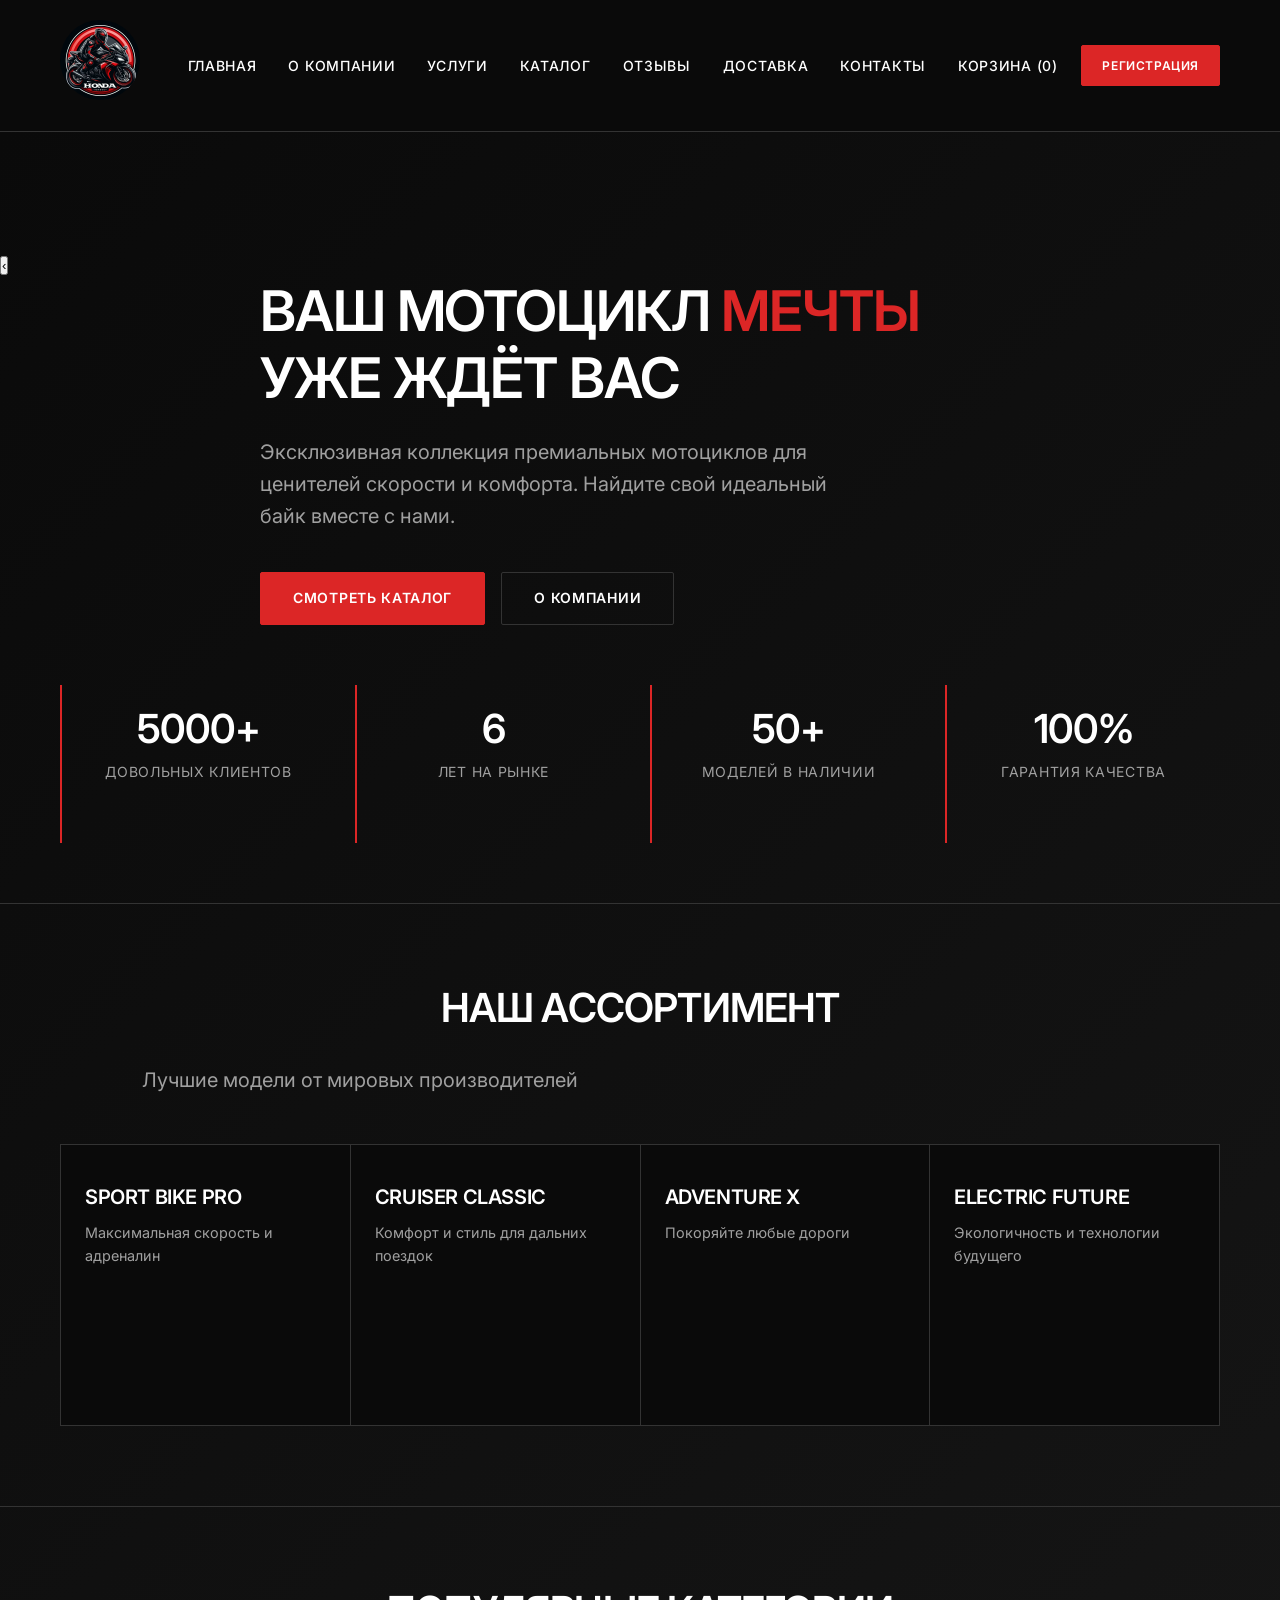
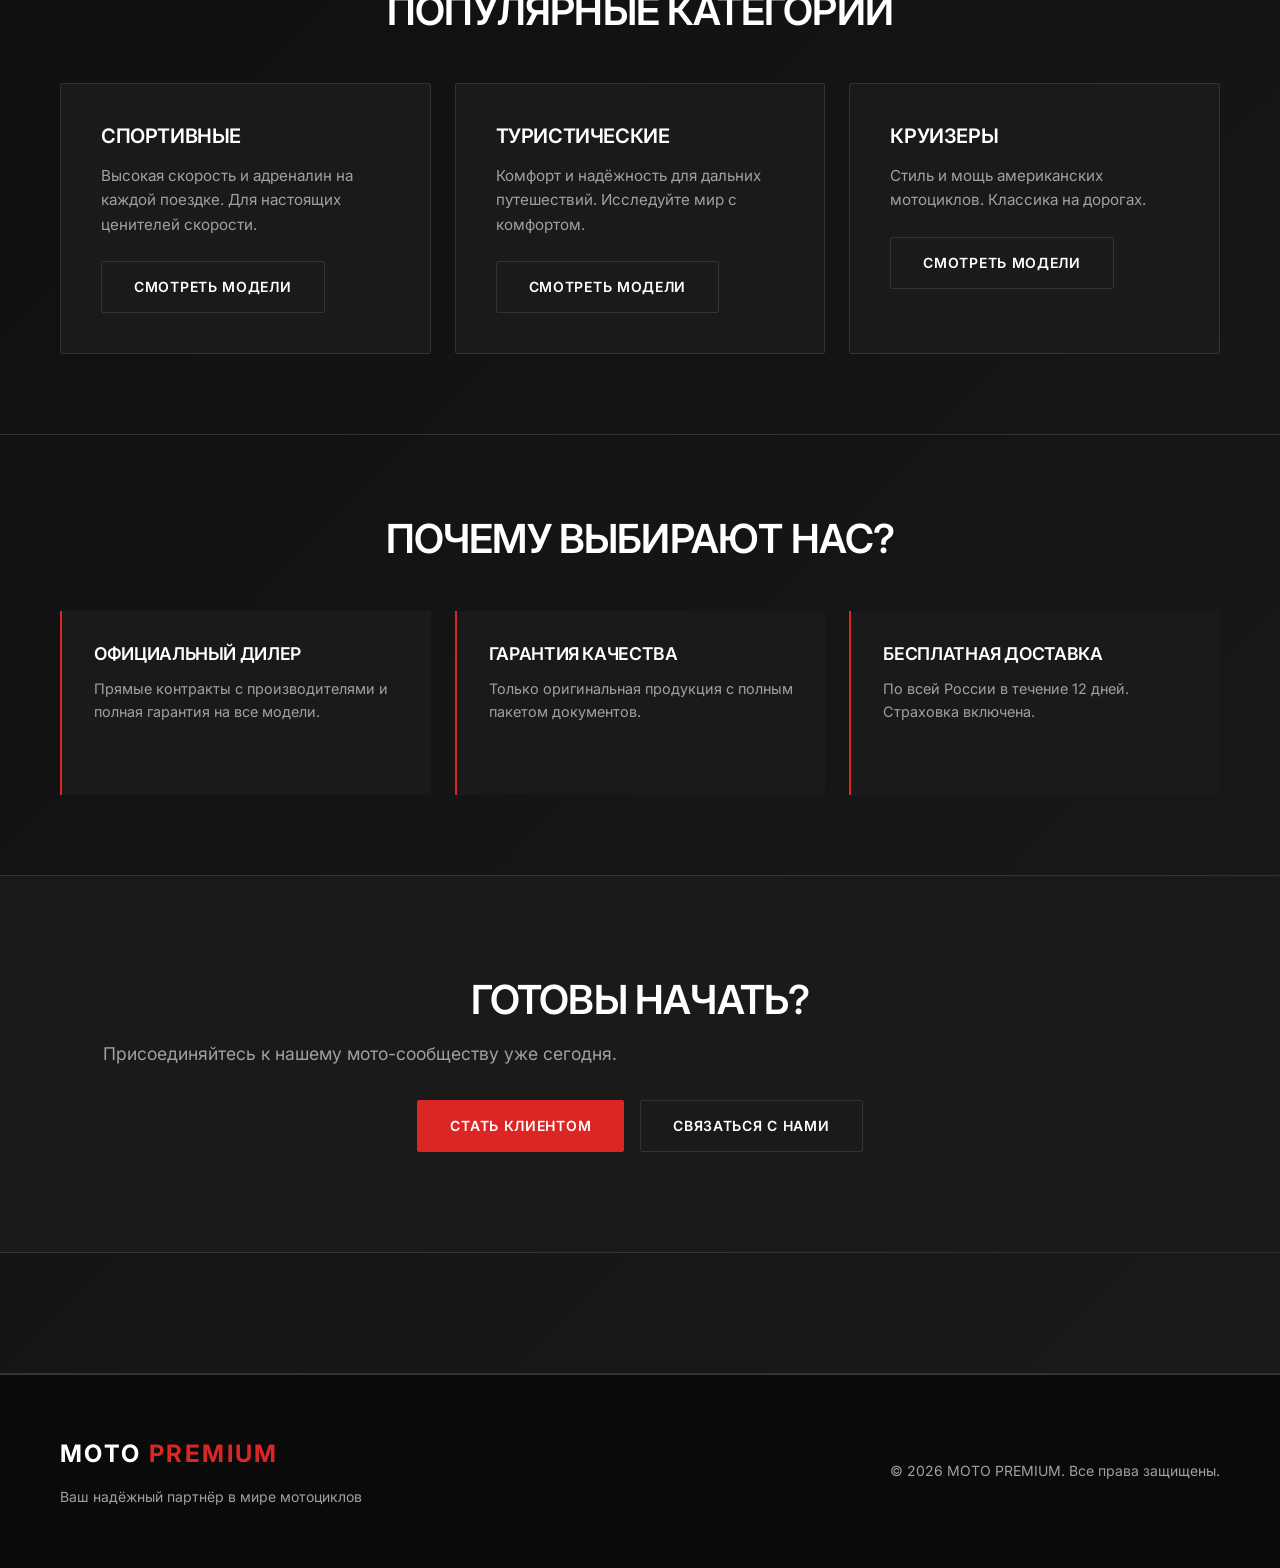
<file: index.html>
<!DOCTYPE html>
<html lang="ru">
<head>
    <meta charset="UTF-8">
    <meta name="viewport" content="width=device-width, initial-scale=1.0">
    <title>MOTO PREMIUM - Мотоциклы мечты</title>
    <link rel="stylesheet" href="style.css">
    <link rel="preconnect" href="https://fonts.googleapis.com">
    <link rel="preconnect" href="https://fonts.gstatic.com" crossorigin>
    <link href="https://fonts.googleapis.com/css2?family=Inter:wght@400;500;600;700&display=swap" rel="stylesheet">
</head>
<body>
    <header class="header">
        <div class="container header-inner">
           <div class="logo" style="max-width: 80px;">
                <img src= "images/logo-icon.jpg" style="width: 100%; height: auto;">
           </div>
               <a> 
            </a>
            <nav>
                <ul class="nav-list">
                    <li><a href="index.html">Главная</a></li>
                    <li><a href="about.html">О компании</a></li>
                    <li><a href="services.html">Услуги</a></li>
                    <li><a href="catalog.html">Каталог</a></li>
                    <li><a href="reviews.html">Отзывы</a></li>
                    <li><a href="delivery.html">Доставка</a></li>
                    <li><a href="contacts.html">Контакты</a></li>
                    <li><a href="cart.html" class="cart-link"><i class="fas fa-shopping-cart"></i><span class="cart-count" id="cartCount"></span></a></li>
                </ul>
            </nav>
           <div class="header-actions">
          
                <a href="register.html" class="btn btn-primary" style="padding: 10px 20px; font-size: 0.75rem;">Регистрация</a>
            </div>
        </div>
    </header>

    <main>
        <section class="hero">
            <section class="carousel-section">
    <div class="carousel-container">
        <button class="carousel-btn carousel-btn-prev" onclick="prevSlide()">‹</button>

            <div class="container hero-content">
                <h1>Ваш мотоцикл <span>мечты</span> уже ждёт вас</h1>
                <p>Эксклюзивная коллекция премиальных мотоциклов для ценителей скорости и комфорта. Найдите свой идеальный байк вместе с нами.</p>
                <div class="hero-actions">
                    <a href="catalog.html" class="btn btn-primary">Смотреть каталог</a>
                    <a href="about.html" class="btn btn-secondary">О компании</a>
                </div>
            </div>

        </section>

        <section class="stats">
            <div class="container">
                <div class="stats-grid">
                    <div class="stat-item">
                        <h3>5000+</h3>
                        <p>Довольных клиентов</p>
                    </div>
                    <div class="stat-item">
                        <h3>6</h3>
                        <p>Лет на рынке</p>
                    </div>
                    <div class="stat-item">
                        <h3>50+</h3>
                        <p>Моделей в наличии</p>
                    </div>
                    <div class="stat-item">
                        <h3>100%</h3>
                        <p>Гарантия качества</p>
                    </div>
                </div>
            </div>
        </section>

        <section class="models">
            <div class="container">
                <div class="section-header">
                    <h2>Наш ассортимент</h2>
                    <p>Лучшие модели от мировых производителей</p>
                </div>
                <div class="models-grid">
                    <div class="model-card">
                        <div>
                            <h3>Sport Bike Pro</h3>
                            <p>Максимальная скорость и адреналин</p>
                        </div>
                    </div>
                    <div class="model-card">
                        <div>
                            <h3>Cruiser Classic</h3>
                            <p>Комфорт и стиль для дальних поездок</p>
                        </div>
                    </div>
                    <div class="model-card">
                        <div>
                            <h3>Adventure X</h3>
                            <p>Покоряйте любые дороги</p>
                        </div>
                    </div>
                    <div class="model-card">
                        <div>
                            <h3>Electric Future</h3>
                            <p>Экологичность и технологии будущего</p>
                        </div>
                    </div>
                </div>
            </div>
        </section>

        <section class="categories">
            <div class="container">
                <div class="section-header">
                    <h2>Популярные категории</h2>
                </div>
                <div class="categories-grid">
                    <div class="category-card">
                        <h3>Спортивные</h3>
                        <p>Высокая скорость и адреналин на каждой поездке. Для настоящих ценителей скорости.</p>
                        <a href="catalog.html" class="btn btn-secondary">Смотреть модели</a>
                    </div>
                    <div class="category-card">
                        <h3>Туристические</h3>
                        <p>Комфорт и надёжность для дальних путешествий. Исследуйте мир с комфортом.</p>
                        <a href="catalog.html" class="btn btn-secondary">Смотреть модели</a>
                    </div>
                    <div class="category-card">
                        <h3>Круизеры</h3>
                        <p>Стиль и мощь американских мотоциклов. Классика на дорогах.</p>
                        <a href="catalog.html" class="btn btn-secondary">Смотреть модели</a>
                    </div>
                </div>
            </div>
        </section>

        <section class="advantages">
            <div class="container">
                <div class="section-header">
                    <h2>Почему выбирают нас?</h2>
                </div>
                <div class="advantages-grid">
                    <div class="advantage-item">
                        <h3>Официальный дилер</h3>
                        <p>Прямые контракты с производителями и полная гарантия на все модели.</p>
                    </div>
                    <div class="advantage-item">
                        <h3>Гарантия качества</h3>
                        <p>Только оригинальная продукция с полным пакетом документов.</p>
                    </div>
                    <div class="advantage-item">
                        <h3>Бесплатная доставка</h3>
                        <p>По всей России в течение 12 дней. Страховка включена.</p>
                    </div>
                </div>
            </div>
        </section>

        <section class="cta">
            <div class="container">
                <h2>Готовы начать?</h2>
                <p>Присоединяйтесь к нашему мото-сообществу уже сегодня.</p>
                <div class="cta-actions">
                    <a href="register.html" class="btn btn-primary">Стать клиентом</a>
                    <a href="contacts.html" class="btn btn-secondary">Связаться с нами</a>
                </div>
            </div>
        </section>
    </main>

    <footer class="footer">
        <div class="container footer-inner">
            <div>
                <div class="logo" style="margin-bottom: 12px;">MOTO <span>PREMIUM</span></div>
                <p>Ваш надёжный партнёр в мире мотоциклов</p>
            </div>
            <div>
                <p>© 2026 MOTO PREMIUM. Все права защищены.</p>
            </div>
        </div>
    </footer>
    <script src="script.js"></script>
    
</body>
</html>
</file>
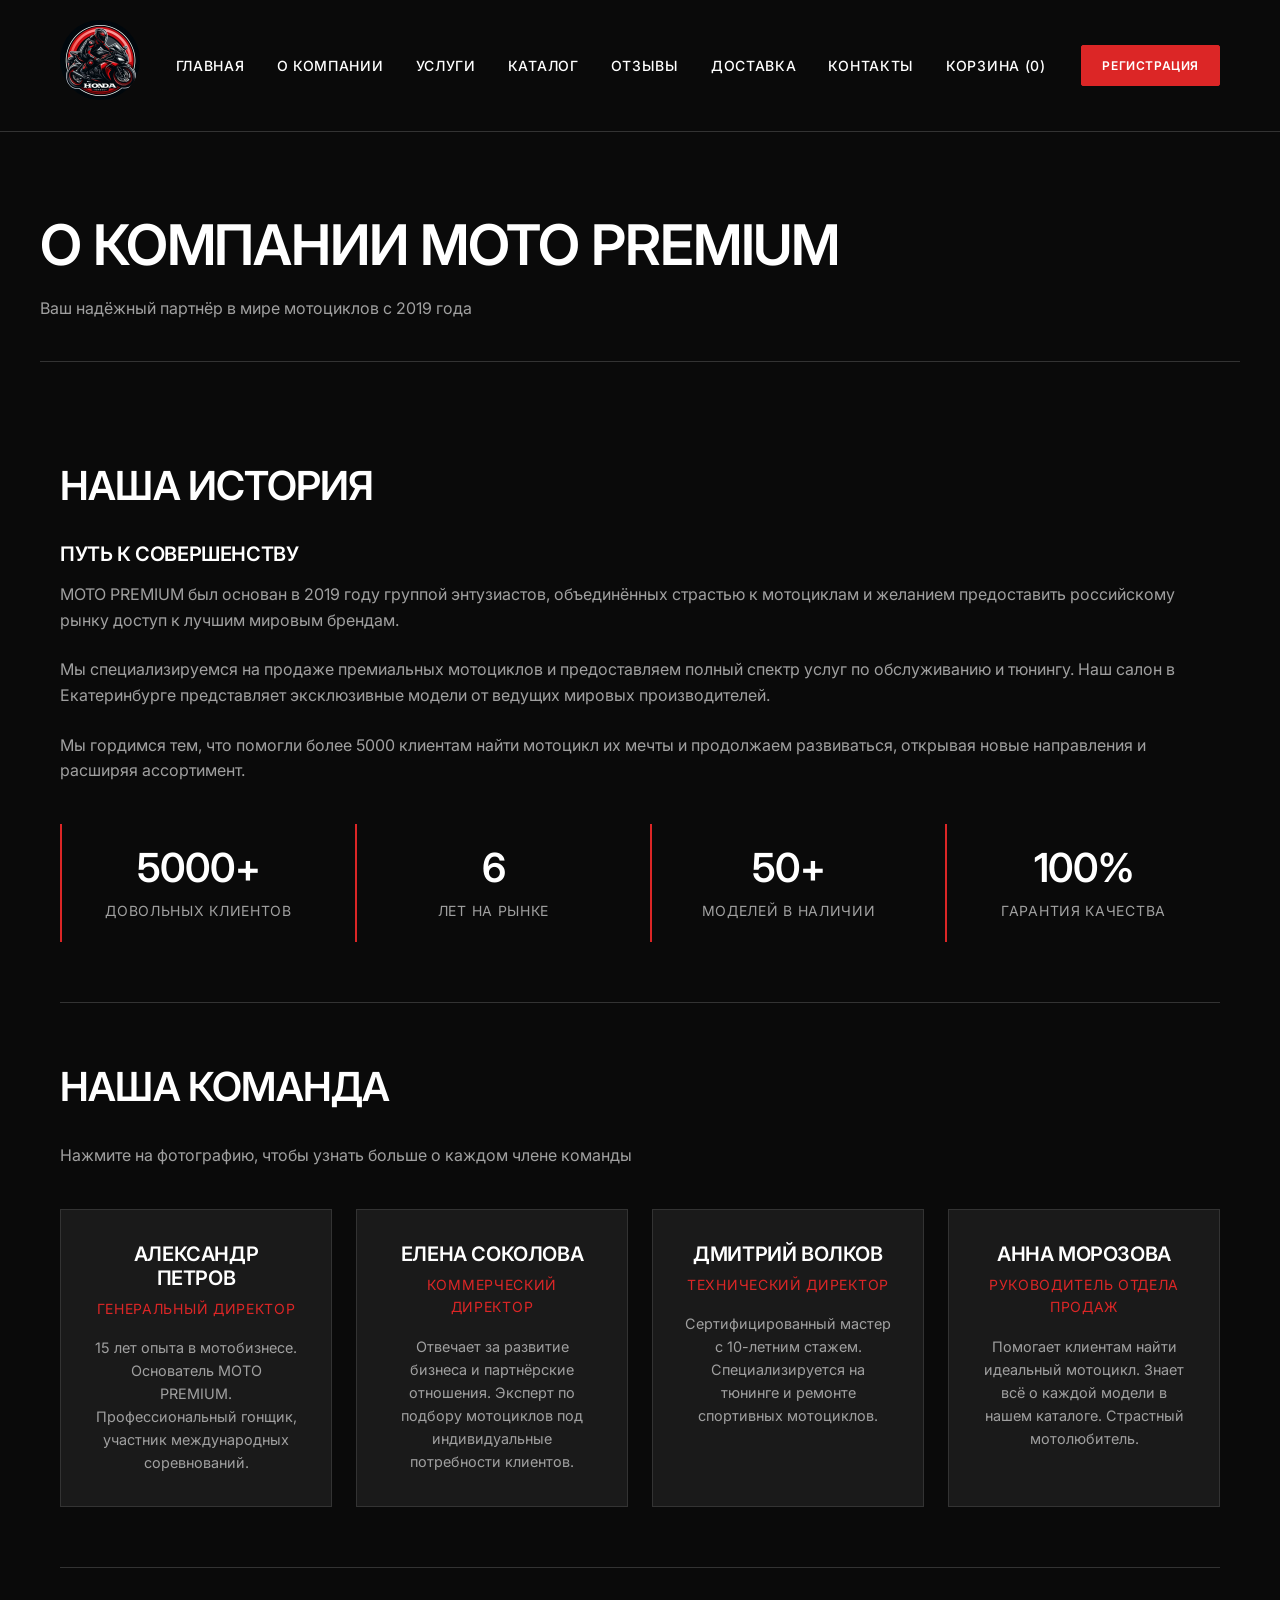
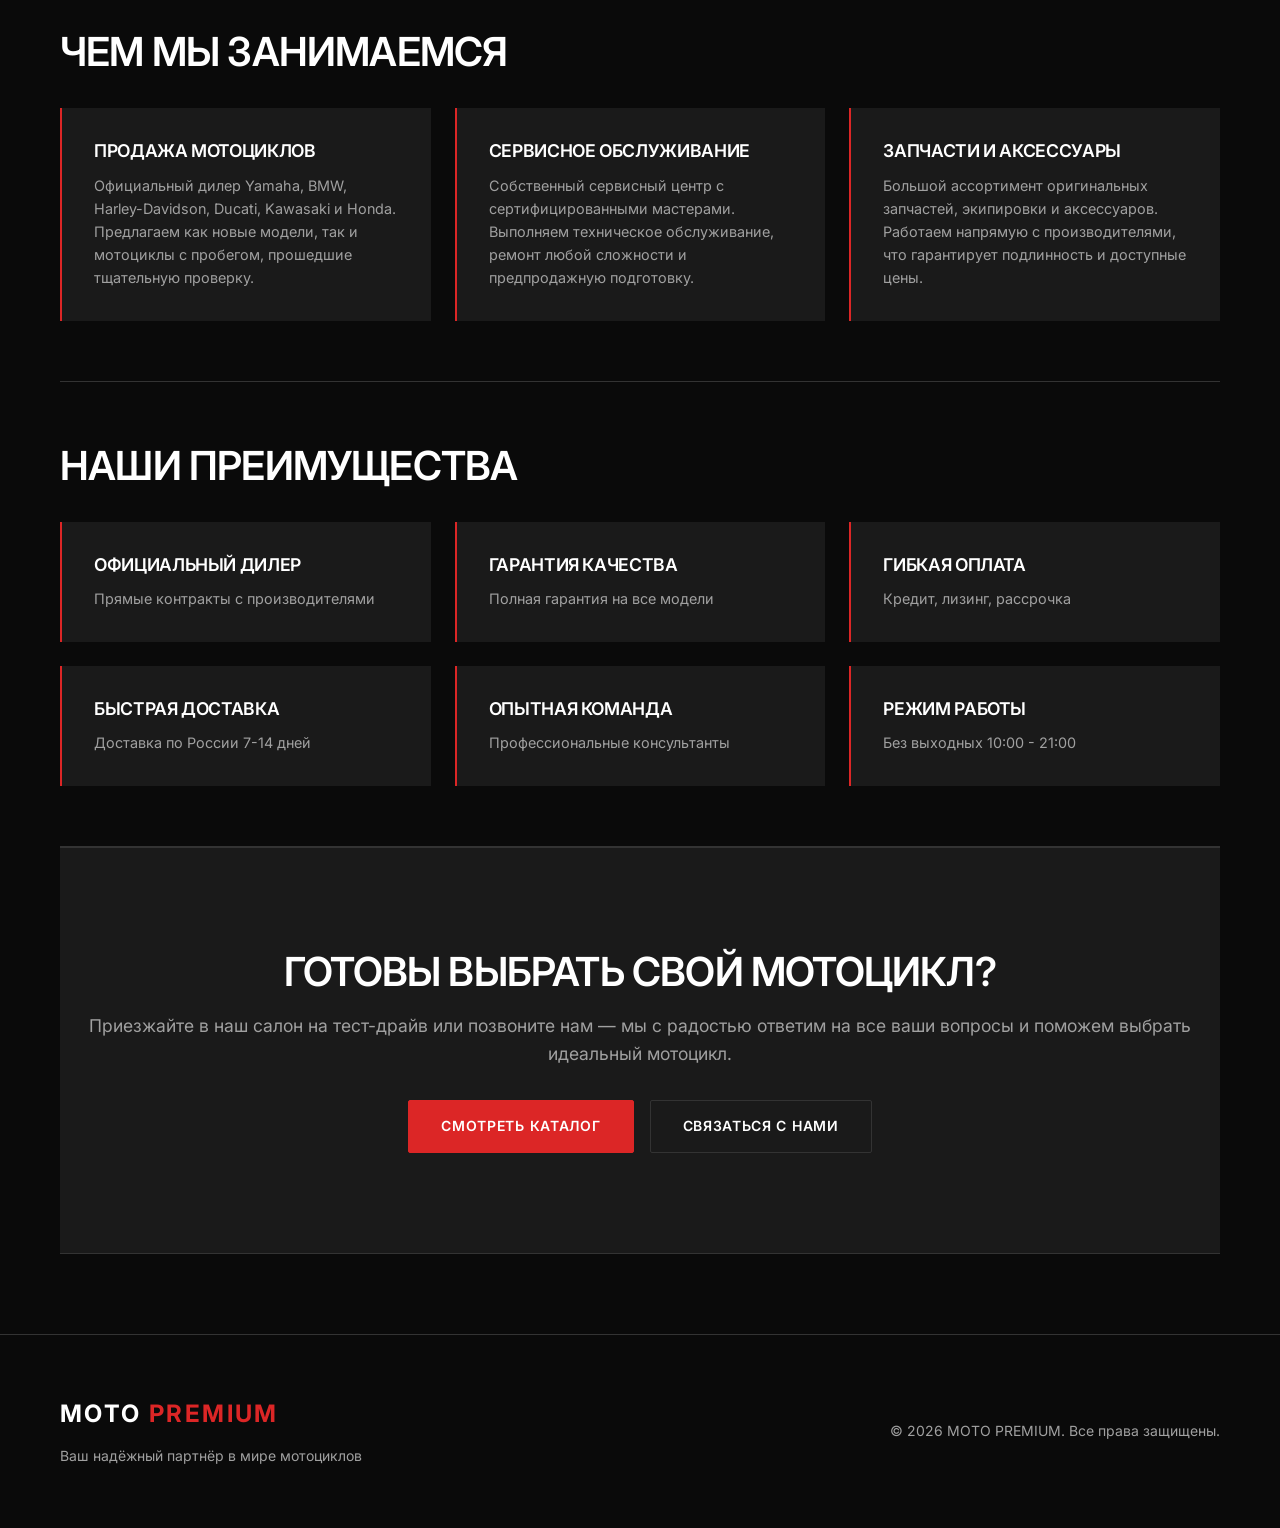
<file: about.html>
<!DOCTYPE html>
<html lang="ru">
<head>
    <meta charset="UTF-8">
    <meta name="viewport" content="width=device-width, initial-scale=1.0">
    <title>О компании - MOTO PREMIUM</title>
    <link rel="stylesheet" href="style.css">
    <link href="https://fonts.googleapis.com/css2?family=Inter:wght@400;500;600;700&display=swap" rel="stylesheet">
</head>
<body>
    <header class="header">
         <div class="container header-inner">
           <div class="logo" style="max-width: 80px;">
                <img src= "images/logo-icon.jpg" style="width: 100%; height: auto;"">
           </div>
                <ul class="nav-list">
                    <li><a href="index.html">Главная</a></li>
                    <li><a href="about.html">О компании</a></li>
                    <li><a href="services.html">Услуги</a></li>
                    <li><a href="catalog.html">Каталог</a></li>
                    <li><a href="reviews.html">Отзывы</a></li>
                    <li><a href="delivery.html">Доставка</a></li>
                    <li><a href="contacts.html">Контакты</a></li>
                    <li><a href="cart.html" class="cart-link"><i class="fas fa-shopping-cart"></i><span class="cart-count" id="cartCount"></span></a></li>
                </ul>
            </nav>
           <div class="header-actions">
          
                <a href="register.html" class="btn btn-primary" style="padding: 10px 20px; font-size: 0.75rem;">Регистрация</a>
            </div>
        </div>
    </header>

    <main>
        <div class="container page-header">
            <h1>О компании MOTO PREMIUM</h1>
            <p class="text-secondary">Ваш надёжный партнёр в мире мотоциклов с 2019 года</p>
        </div>
        
        <div class="container page-content">
            <section class="about-section">
                <h2>Наша история</h2>
                <h3>Путь к совершенству</h3>
                <p style="margin-bottom: 24px; color: var(--color-text-secondary);">MOTO PREMIUM был основан в 2019 году группой энтузиастов, объединённых страстью к мотоциклам и желанием предоставить российскому рынку доступ к лучшим мировым брендам.</p>
                <p style="margin-bottom: 24px; color: var(--color-text-secondary);">Мы специализируемся на продаже премиальных мотоциклов и предоставляем полный спектр услуг по обслуживанию и тюнингу. Наш салон в Екатеринбурге представляет эксклюзивные модели от ведущих мировых производителей.</p>
                <p style="margin-bottom: 40px; color: var(--color-text-secondary);">Мы гордимся тем, что помогли более 5000 клиентам найти мотоцикл их мечты и продолжаем развиваться, открывая новые направления и расширяя ассортимент.</p>
                
                <div class="stats-grid">
                    <div class="stat-item">
                        <h3>5000+</h3>
                        <p>Довольных клиентов</p>
                    </div>
                    <div class="stat-item">
                        <h3>6</h3>
                        <p>Лет на рынке</p>
                    </div>
                    <div class="stat-item">
                        <h3>50+</h3>
                        <p>Моделей в наличии</p>
                    </div>
                    <div class="stat-item">
                        <h3>100%</h3>
                        <p>Гарантия качества</p>
                    </div>
                </div>
            </section>

            <section class="about-section">
                <h2>Наша команда</h2>
                <p style="color: var(--color-text-secondary); margin-bottom: 40px;">Нажмите на фотографию, чтобы узнать больше о каждом члене команды</p>
                
                <div class="team-grid">
                    <div class="team-card">
                        <h3>Александр Петров</h3>
                        <div class="position">Генеральный директор</div>
                        <p>15 лет опыта в мотобизнесе. Основатель MOTO PREMIUM. Профессиональный гонщик, участник международных соревнований.</p>
                    </div>
                    <div class="team-card">
                        <h3>Елена Соколова</h3>
                        <div class="position">Коммерческий директор</div>
                        <p>Отвечает за развитие бизнеса и партнёрские отношения. Эксперт по подбору мотоциклов под индивидуальные потребности клиентов.</p>
                    </div>
                    <div class="team-card">
                        <h3>Дмитрий Волков</h3>
                        <div class="position">Технический директор</div>
                        <p>Сертифицированный мастер с 10-летним стажем. Специализируется на тюнинге и ремонте спортивных мотоциклов.</p>
                    </div>
                    <div class="team-card">
                        <h3>Анна Морозова</h3>
                        <div class="position">Руководитель отдела продаж</div>
                        <p>Помогает клиентам найти идеальный мотоцикл. Знает всё о каждой модели в нашем каталоге. Страстный мотолюбитель.</p>
                    </div>
                </div>
            </section>

            <section class="about-section">
                <h2>Чем мы занимаемся</h2>
                <div class="advantages-grid">
                    <div class="advantage-item">
                        <h3>Продажа мотоциклов</h3>
                        <p>Официальный дилер Yamaha, BMW, Harley-Davidson, Ducati, Kawasaki и Honda. Предлагаем как новые модели, так и мотоциклы с пробегом, прошедшие тщательную проверку.</p>
                    </div>
                    <div class="advantage-item">
                        <h3>Сервисное обслуживание</h3>
                        <p>Собственный сервисный центр с сертифицированными мастерами. Выполняем техническое обслуживание, ремонт любой сложности и предпродажную подготовку.</p>
                    </div>
                    <div class="advantage-item">
                        <h3>Запчасти и аксессуары</h3>
                        <p>Большой ассортимент оригинальных запчастей, экипировки и аксессуаров. Работаем напрямую с производителями, что гарантирует подлинность и доступные цены.</p>
                    </div>
                </div>
            </section>

            <section class="about-section">
                <h2>Наши преимущества</h2>
                <div class="advantages-grid">
                    <div class="advantage-item">
                        <h3>Официальный дилер</h3>
                        <p>Прямые контракты с производителями</p>
                    </div>
                    <div class="advantage-item">
                        <h3>Гарантия качества</h3>
                        <p>Полная гарантия на все модели</p>
                    </div>
                    <div class="advantage-item">
                        <h3>Гибкая оплата</h3>
                        <p>Кредит, лизинг, рассрочка</p>
                    </div>
                    <div class="advantage-item">
                        <h3>Быстрая доставка</h3>
                        <p>Доставка по России 7-14 дней</p>
                    </div>
                    <div class="advantage-item">
                        <h3>Опытная команда</h3>
                        <p>Профессиональные консультанты</p>
                    </div>
                    <div class="advantage-item">
                        <h3>Режим работы</h3>
                        <p>Без выходных 10:00 - 21:00</p>
                    </div>
                </div>
            </section>

            <section class="cta">
                <div class="container">
                    <h2>Готовы выбрать свой мотоцикл?</h2>
                    <p>Приезжайте в наш салон на тест-драйв или позвоните нам — мы с радостью ответим на все ваши вопросы и поможем выбрать идеальный мотоцикл.</p>
                    <div class="cta-actions">
                        <a href="catalog.html" class="btn btn-primary">Смотреть каталог</a>
                        <a href="contacts.html" class="btn btn-secondary">Связаться с нами</a>
                    </div>
                </div>
            </section>
        </div>
    </main>

    <footer class="footer">
        <div class="container footer-inner">
            <div>
                <div class="logo" style="margin-bottom: 12px;">MOTO <span>PREMIUM</span></div>
                <p>Ваш надёжный партнёр в мире мотоциклов</p>
            </div>
            <div>
                <p>© 2026 MOTO PREMIUM. Все права защищены.</p>
            </div>
        </div>
    </footer>
    <script src="script.js"></script>
</body>
</html>
</file>
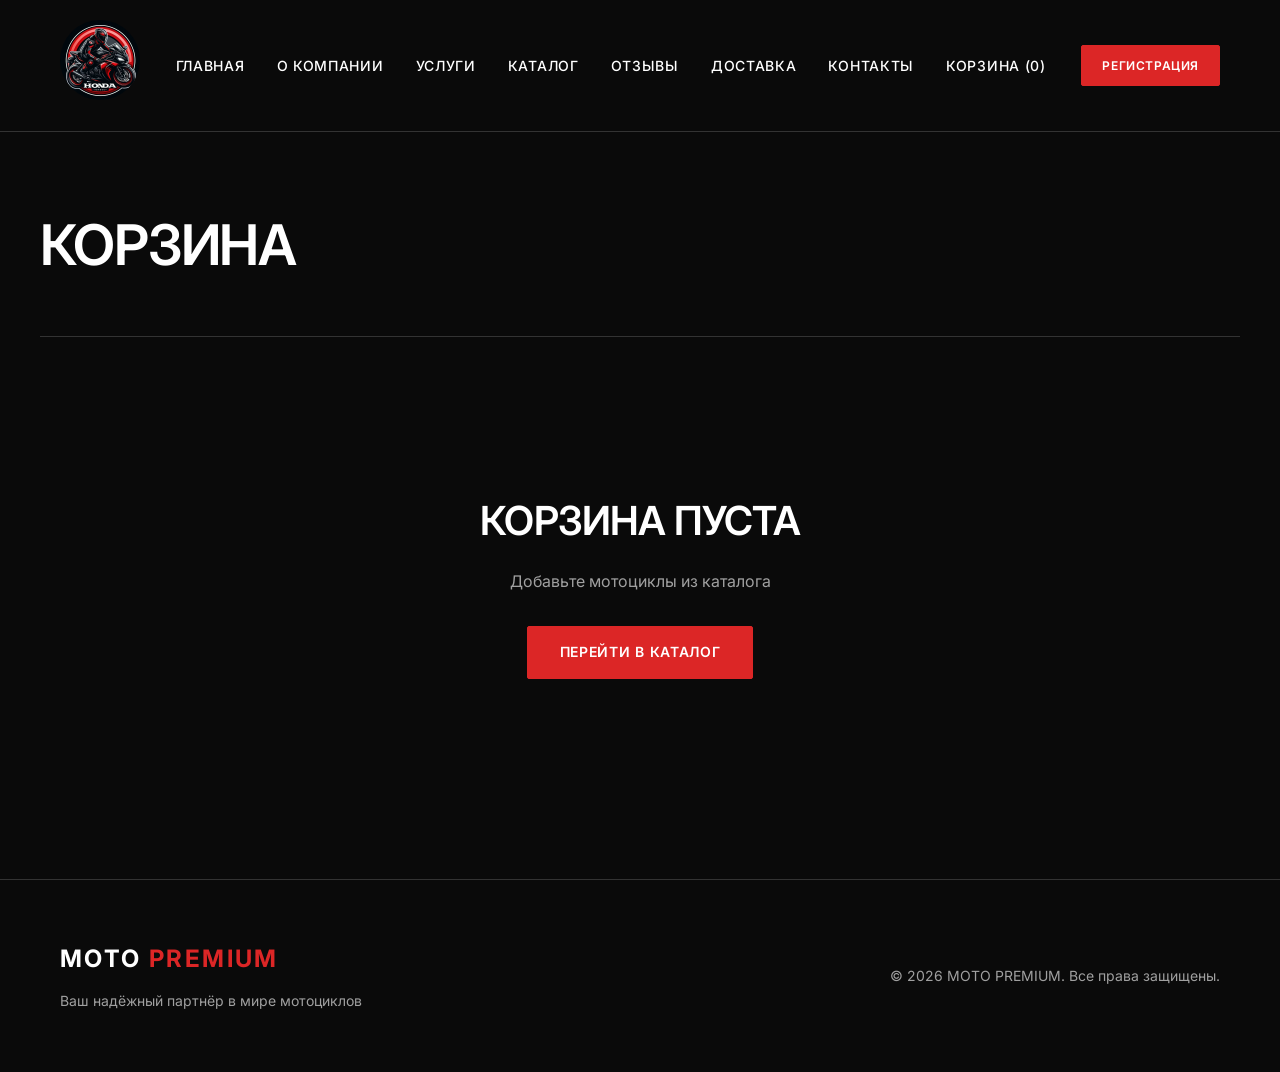
<file: cart.html>
<!DOCTYPE html>
<html lang="ru">
<head>
    <meta charset="UTF-8">
    <meta name="viewport" content="width=device-width, initial-scale=1.0">
    <title>Корзина - MOTO PREMIUM</title>
    <link rel="stylesheet" href="style.css">
    <link href="https://fonts.googleapis.com/css2?family=Inter:wght@400;500;600;700&display=swap" rel="stylesheet">
</head>
<body>
    <header class="header">
        <div class="container header-inner">
           <div class="logo" style="max-width: 80px;">
                <img src= "images/logo-icon.jpg" style="width: 100%; height: auto;"">
           </div>
                <ul class="nav-list">
                    <li><a href="index.html">Главная</a></li>
                    <li><a href="about.html">О компании</a></li>
                    <li><a href="services.html">Услуги</a></li>
                    <li><a href="catalog.html">Каталог</a></li>
                    <li><a href="reviews.html">Отзывы</a></li>
                    <li><a href="delivery.html">Доставка</a></li>
                    <li><a href="contacts.html">Контакты</a></li>
                    <li><a href="cart.html" class="cart-link"><i class="fas fa-shopping-cart"></i><span class="cart-count" id="cartCount"></span></a></li>
                </ul>
            </nav>
           <div class="header-actions">
          
                <a href="register.html" class="btn btn-primary" style="padding: 10px 20px; font-size: 0.75rem;">Регистрация</a>
            </div>
        </div>
    </header>

    <main>
        <div class="container page-header">
            <h1>Корзина</h1>
        </div>
        
        <div class="container page-content">
            <div id="cartContent"></div>
        </div>
    </main>

    <footer class="footer">
        <div class="container footer-inner">
            <div>
                <div class="logo" style="margin-bottom: 12px;">MOTO <span>PREMIUM</span></div>
                <p>Ваш надёжный партнёр в мире мотоциклов</p>
            </div>
            <div>
                <p>© 2026 MOTO PREMIUM. Все права защищены.</p>
            </div>
        </div>
    </footer>
    <script src="script.js"></script>
    <script>
        function renderCart() {
            const cartContent = document.getElementById('cartContent');
            const items = cart.getItems();
            
            if (items.length === 0) {
                cartContent.innerHTML = `
                    <div class="cart-empty">
                        <h2>Корзина пуста</h2>
                        <p>Добавьте мотоциклы из каталога</p>
                        <a href="catalog.html" class="btn btn-primary">Перейти в каталог</a>
                    </div>
                `;
                return;
            }
            
            let html = `
                <div class="cart-items">
                    <table style="width: 100%; border-collapse: collapse;">
                        <thead>
                            <tr style="border-bottom: 2px solid var(--border-color);">
                                <th style="text-align: left; padding: 16px; text-transform: uppercase; font-size: 0.875rem; letter-spacing: 0.05em;">Товар</th>
                                <th style="text-align: center; padding: 16px; text-transform: uppercase; font-size: 0.875rem; letter-spacing: 0.05em;">Количество</th>
                                <th style="text-align: right; padding: 16px; text-transform: uppercase; font-size: 0.875rem; letter-spacing: 0.05em;">Цена</th>
                                <th style="text-align: center; padding: 16px; text-transform: uppercase; font-size: 0.875rem; letter-spacing: 0.05em;">Действия</th>
                            </tr>
                        </thead>
                        <tbody>
            `;
            
            items.forEach(item => {
                html += `
                    <tr style="border-bottom: 1px solid var(--border-color);">
                        <td style="padding: 24px 16px;">
                            <h3 style="margin-bottom: 8px; font-size: 1.1rem;">${item.name}</h3>
                            <div style="color: var(--color-text-secondary); font-size: 0.875rem;">${item.category}</div>
                            <div style="color: var(--color-text-secondary); font-size: 0.875rem; margin-top: 4px;">${item.specs}</div>
                        </td>
                        <td style="text-align: center; padding: 24px 16px;">
                            <div style="display: flex; align-items: center; justify-content: center; gap: 12px;">
                                <button onclick="updateQuantity('${item.id}', ${item.quantity - 1})" class="btn btn-secondary" style="padding: 8px 16px; min-width: 40px;">−</button>
                                <span style="font-size: 1.1rem; min-width: 30px;">${item.quantity}</span>
                                <button onclick="updateQuantity('${item.id}', ${item.quantity + 1})" class="btn btn-secondary" style="padding: 8px 16px; min-width: 40px;">+</button>
                            </div>
                        </td>
                        <td style="text-align: right; padding: 24px 16px; font-size: 1.25rem; font-weight: 600; color: var(--color-red);">
                            ${(item.price * item.quantity).toLocaleString('ru-RU')} ₽
                        </td>
                        <td style="text-align: center; padding: 24px 16px;">
                            <button onclick="removeItem('${item.id}')" class="btn btn-secondary" style="padding: 8px 16px;">Удалить</button>
                        </td>
                    </tr>
                `;
            });
            
            html += `
                        </tbody>
                    </table>
                </div>
                
                <div class="cart-summary" style="margin-top: 40px; padding: 32px; background-color: var(--color-gray); border: 1px solid var(--border-color);">
                    <div style="display: flex; justify-content: space-between; align-items: center; margin-bottom: 24px;">
                        <h2 style="margin: 0; font-size: 1.5rem;">Итого:</h2>
                        <div style="font-size: 2rem; font-weight: 700; color: var(--color-red);">
                            ${cart.getTotal().toLocaleString('ru-RU')} ₽
                        </div>
                    </div>
                    <div style="display: flex; gap: 16px;">
                        <a href="catalog.html" class="btn btn-secondary" style="flex: 1; text-align: center;">Продолжить покупки</a>
                        <button onclick="checkout()" class="btn btn-primary" style="flex: 1;">Оформить заказ</button>
                    </div>
                    <div style="margin-top: 16px; text-align: center;">
                        <button onclick="clearCart()" class="btn btn-secondary" style="padding: 8px 16px; font-size: 0.875rem;">Очистить корзину</button>
                    </div>
                </div>
            `;
            
            cartContent.innerHTML = html;
        }
        
        function updateQuantity(productId, quantity) {
            if (quantity < 1) {
                removeItem(productId);
            } else {
                cart.updateQuantity(productId, quantity);
                renderCart();
            }
        }
        
        function removeItem(productId) {
            cart.removeItem(productId);
            renderCart();
        }
        
        function clearCart() {
            if (confirm('Вы уверены, что хотите очистить корзину?')) {
                cart.clear();
                renderCart();
            }
        }
        
        function checkout() {
            alert('Функция оформления заказа будет доступна позже. Наш менеджер свяжется с вами для подтверждения заказа.');
        }
        
        // Инициализация
        renderCart();
    </script>
</body>
</html>
</file>
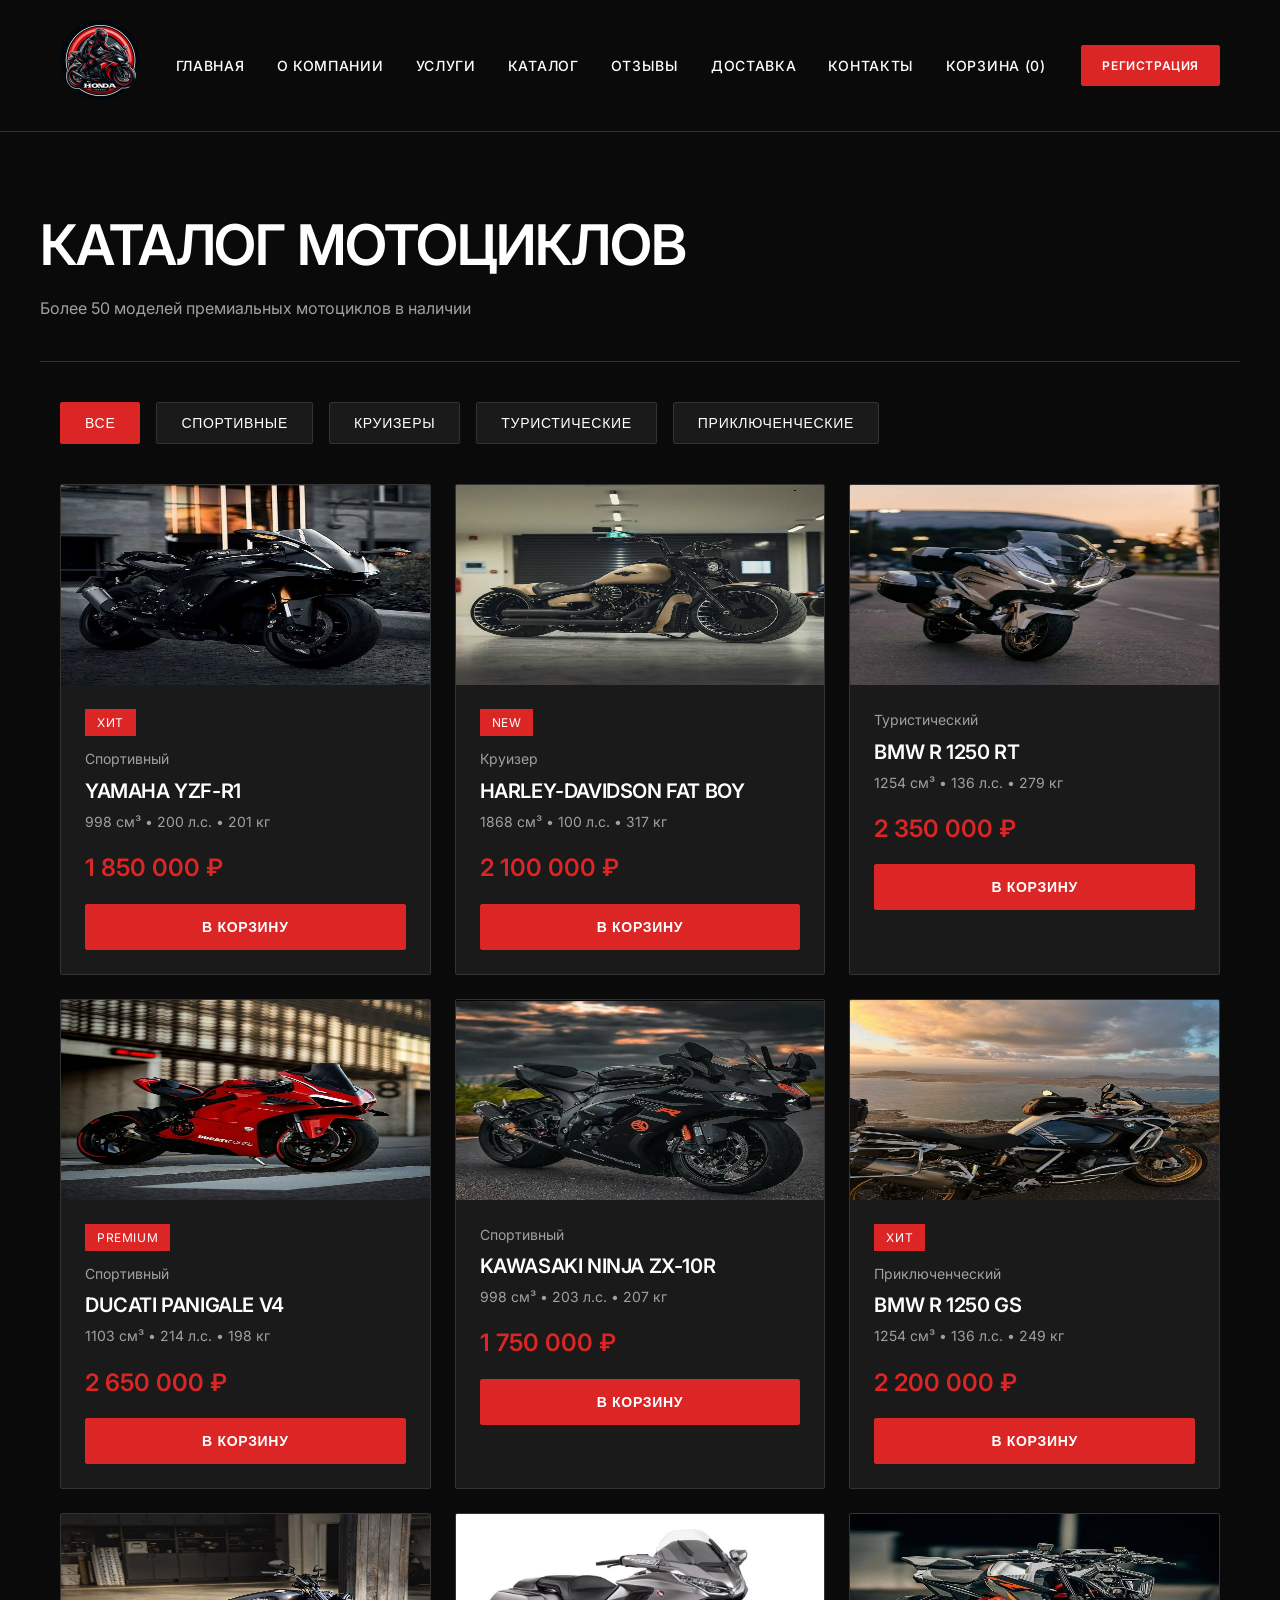
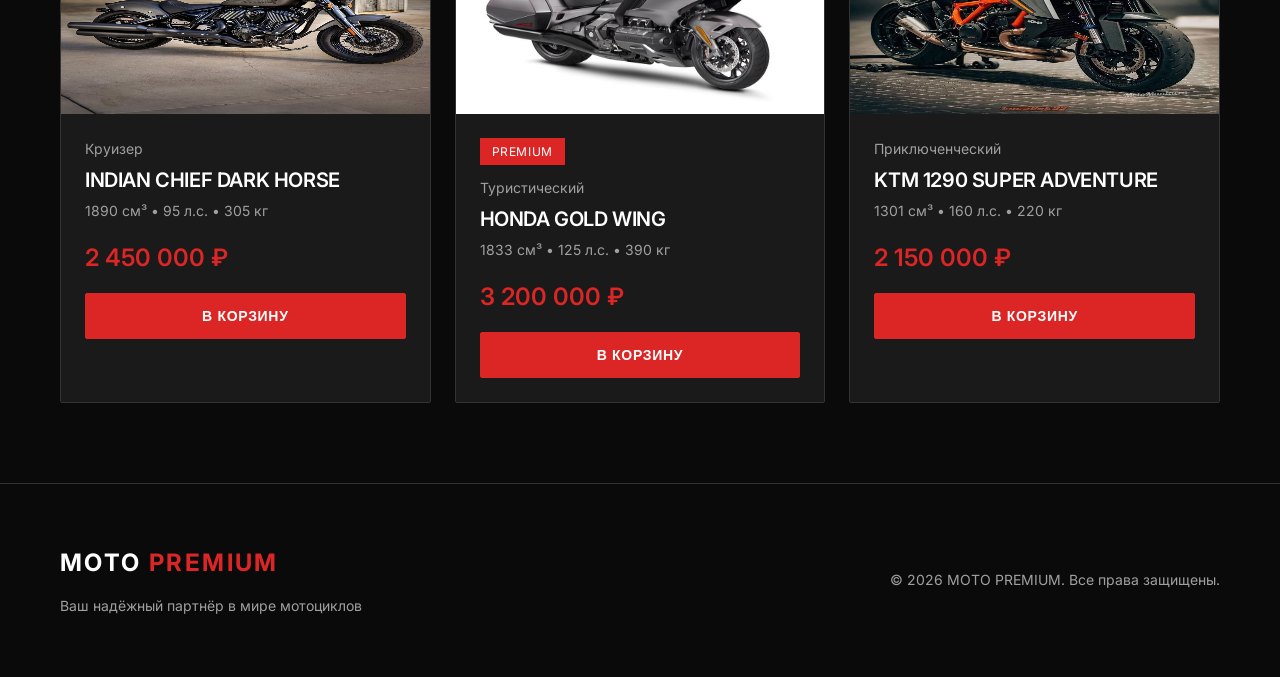
<file: catalog.html>
<!DOCTYPE html>
<html lang="ru">
<head>
    <meta charset="UTF-8">
    <meta name="viewport" content="width=device-width, initial-scale=1.0">
    <title>Каталог - MOTO PREMIUM</title>
    <link rel="stylesheet" href="style.css">
    <link href="https://fonts.googleapis.com/css2?family=Inter:wght@400;500;600;700&display=swap" rel="stylesheet">
</head>
<body>
    <header class="header">
        <div class="container header-inner">
           <div class="logo" style="max-width: 80px;">
                <img src= "images/logo-icon.jpg" style="width: 100%; height: auto;"">
           </div>
                <ul class="nav-list">
                    <li><a href="index.html">Главная</a></li>
                    <li><a href="about.html">О компании</a></li>
                    <li><a href="services.html">Услуги</a></li>
                    <li><a href="catalog.html">Каталог</a></li>
                    <li><a href="reviews.html">Отзывы</a></li>
                    <li><a href="delivery.html">Доставка</a></li>
                    <li><a href="contacts.html">Контакты</a></li>
                     <li><a href="cart.html" class="cart-link"><i class="fas fa-shopping-cart"></i><span class="cart-count" id="cartCount"></span></a></li>
                </ul>
            </nav>
           <div class="header-actions">
          
                <a href="register.html" class="btn btn-primary" style="padding: 10px 20px; font-size: 0.75rem;">Регистрация</a>
            </div>
        </div>
    </header>

    <main>
        <div class="container page-header">
            <h1>Каталог мотоциклов</h1>
            <p class="text-secondary">Более 50 моделей премиальных мотоциклов в наличии</p>
        </div>
        
        <div class="container page-content">
            <div class="catalog-filters">
                <button class="filter-btn active" onclick="filterProducts('all')">Все</button>
                <button class="filter-btn" onclick="filterProducts('sport')">Спортивные</button>
                <button class="filter-btn" onclick="filterProducts('cruiser')">Круизеры</button>
                <button class="filter-btn" onclick="filterProducts('touring')">Туристические</button>
                <button class="filter-btn" onclick="filterProducts('adventure')">Приключенческие</button>
            </div>

            <div class="products-grid">
                <!-- Товар 1 -->
                <div class="product-card" data-category="sport">
                    <img src="images/Yamaha YZF-R1.jpg" alt="Yamaha YZF-R1" class="product-image">
                    <div class="product-info">
                        <span class="product-badge">Хит</span>
                        <div style="color: var(--color-text-secondary); font-size: 0.875rem; margin-bottom: 8px;">Спортивный</div>
                        <h3>Yamaha YZF-R1</h3>
                        <div class="product-specs">998 см³ • 200 л.с. • 201 кг</div>
                        <div class="product-price">1 850 000 ₽</div>
                        <button onclick="addToCart('yamaha-r1', 'Yamaha YZF-R1', 'Спортивный', '998 см³ • 200 л.с. • 201 кг', 1850000)" class="btn btn-primary" style="width: 100%;">В корзину</button>
                    </div>
                </div>

                <!-- Товар 2 -->
                <div class="product-card" data-category="cruiser">
                    <img src="images/Harley-Davidson Fat Boy.jpg" alt="Harley-Davidson Fat Boy" class="product-image">
                    <div class="product-info">
                        <span class="product-badge">New</span>
                        <div style="color: var(--color-text-secondary); font-size: 0.875rem; margin-bottom: 8px;">Круизер</div>
                        <h3>Harley-Davidson Fat Boy</h3>
                        <div class="product-specs">1868 см³ • 100 л.с. • 317 кг</div>
                        <div class="product-price">2 100 000 ₽</div>
                        <button onclick="addToCart('hd-fatboy', 'Harley-Davidson Fat Boy', 'Круизер', '1868 см³ • 100 л.с. • 317 кг', 2100000)" class="btn btn-primary" style="width: 100%;">В корзину</button>
                    </div>
                </div>

                <!-- Товар 3 -->
                <div class="product-card" data-category="touring">
                    <img src="images/BMW R 1250 RT.jpg" alt="BMW R 1250 RT" class="product-image">
                    <div class="product-info">
                        <div style="color: var(--color-text-secondary); font-size: 0.875rem; margin-bottom: 8px;">Туристический</div>
                        <h3>BMW R 1250 RT</h3>
                        <div class="product-specs">1254 см³ • 136 л.с. • 279 кг</div>
                        <div class="product-price">2 350 000 ₽</div>
                        <button onclick="addToCart('bmw-rt', 'BMW R 1250 RT', 'Туристический', '1254 см³ • 136 л.с. • 279 кг', 2350000)" class="btn btn-primary" style="width: 100%;">В корзину</button>
                    </div>
                </div>

                <!-- Товар 4 -->
                <div class="product-card" data-category="sport">
                    <img src="images/Ducati Panigale V4.jpg" alt="Ducati Panigale V4" class="product-image">
                    <div class="product-info">
                        <span class="product-badge">Premium</span>
                        <div style="color: var(--color-text-secondary); font-size: 0.875rem; margin-bottom: 8px;">Спортивный</div>
                        <h3>Ducati Panigale V4</h3>
                        <div class="product-specs">1103 см³ • 214 л.с. • 198 кг</div>
                        <div class="product-price">2 650 000 ₽</div>
                        <button onclick="addToCart('ducati-v4', 'Ducati Panigale V4', 'Спортивный', '1103 см³ • 214 л.с. • 198 кг', 2650000)" class="btn btn-primary" style="width: 100%;">В корзину</button>
                    </div>
                </div>

                <!-- Товар 5 -->
                <div class="product-card" data-category="sport">
                    <img src="images/Kawasaki Ninja ZX-10R.jpg" alt="Kawasaki Ninja ZX-10R" class="product-image">
                    <div class="product-info">
                        <div style="color: var(--color-text-secondary); font-size: 0.875rem; margin-bottom: 8px;">Спортивный</div>
                        <h3>Kawasaki Ninja ZX-10R</h3>
                        <div class="product-specs">998 см³ • 203 л.с. • 207 кг</div>
                        <div class="product-price">1 750 000 ₽</div>
                        <button onclick="addToCart('kawasaki-zx10r', 'Kawasaki Ninja ZX-10R', 'Спортивный', '998 см³ • 203 л.с. • 207 кг', 1750000)" class="btn btn-primary" style="width: 100%;">В корзину</button>
                    </div>
                </div>

                <!-- Товар 6 -->
                <div class="product-card" data-category="adventure">
                    <img src="images/BMW R 1250 GS.jpg" alt="BMW R 1250 GS" class="product-image">
                    <div class="product-info">
                        <span class="product-badge">Хит</span>
                        <div style="color: var(--color-text-secondary); font-size: 0.875rem; margin-bottom: 8px;">Приключенческий</div>
                        <h3>BMW R 1250 GS</h3>
                        <div class="product-specs">1254 см³ • 136 л.с. • 249 кг</div>
                        <div class="product-price">2 200 000 ₽</div>
                        <button onclick="addToCart('bmw-gs', 'BMW R 1250 GS', 'Приключенческий', '1254 см³ • 136 л.с. • 249 кг', 2200000)" class="btn btn-primary" style="width: 100%;">В корзину</button>
                    </div>
                </div>

                <!-- Товар 7 -->
                <div class="product-card" data-category="cruiser">
                    <img src="images/Indian Chief Dark Horse.jpg" alt="Indian Chief Dark Horse" class="product-image">
                    <div class="product-info">
                        <div style="color: var(--color-text-secondary); font-size: 0.875rem; margin-bottom: 8px;">Круизер</div>
                        <h3>Indian Chief Dark Horse</h3>
                        <div class="product-specs">1890 см³ • 95 л.с. • 305 кг</div>
                        <div class="product-price">2 450 000 ₽</div>
                        <button onclick="addToCart('indian-chief', 'Indian Chief Dark Horse', 'Круизер', '1890 см³ • 95 л.с. • 305 кг', 2450000)" class="btn btn-primary" style="width: 100%;">В корзину</button>
                    </div>
                </div>

                <!-- Товар 8 -->
                <div class="product-card" data-category="touring">
                    <img src="images/Honda Gold Wing.jpg" alt="Honda Gold Wing" class="product-image">
                    <div class="product-info">
                        <span class="product-badge">Premium</span>
                        <div style="color: var(--color-text-secondary); font-size: 0.875rem; margin-bottom: 8px;">Туристический</div>
                        <h3>Honda Gold Wing</h3>
                        <div class="product-specs">1833 см³ • 125 л.с. • 390 кг</div>
                        <div class="product-price">3 200 000 ₽</div>
                        <button onclick="addToCart('honda-goldwing', 'Honda Gold Wing', 'Туристический', '1833 см³ • 125 л.с. • 390 кг', 3200000)" class="btn btn-primary" style="width: 100%;">В корзину</button>
                    </div>
                </div>

                <!-- Товар 9 -->
                <div class="product-card" data-category="adventure">
                    <img src="images/KTM 1290 Super Adventure.jpg" alt="KTM 1290 Super Adventure" class="product-image">
                    <div class="product-info">
                        <div style="color: var(--color-text-secondary); font-size: 0.875rem; margin-bottom: 8px;">Приключенческий</div>
                        <h3>KTM 1290 Super Adventure</h3>
                        <div class="product-specs">1301 см³ • 160 л.с. • 220 кг</div>
                        <div class="product-price">2 150 000 ₽</div>
                        <button onclick="addToCart('ktm-1290', 'KTM 1290 Super Adventure', 'Приключенческий', '1301 см³ • 160 л.с. • 220 кг', 2150000)" class="btn btn-primary" style="width: 100%;">В корзину</button>
                    </div>
                </div>
            </div>
        </div>
    </main>

    <footer class="footer">
        <div class="container footer-inner">
            <div>
                <div class="logo" style="margin-bottom: 12px;">MOTO <span>PREMIUM</span></div>
                <p>Ваш надёжный партнёр в мире мотоциклов</p>
            </div>
            <div>
                <p>© 2026 MOTO PREMIUM. Все права защищены.</p>
            </div>
        </div>
    </footer>

    <script src="script.js"></script>
    <script>
        // Фильтрация товаров
        function filterProducts(category) {
            const products = document.querySelectorAll('.product-card');
            const buttons = document.querySelectorAll('.filter-btn');
            
            buttons.forEach(btn => btn.classList.remove('active'));
            event.target.classList.add('active');
            
            products.forEach(product => {
                if (category === 'all' || product.dataset.category === category) {
                    product.style.display = 'block';
                } else {
                    product.style.display = 'none';
                }
            });
        }
    </script>
</body>
</html>
</file>
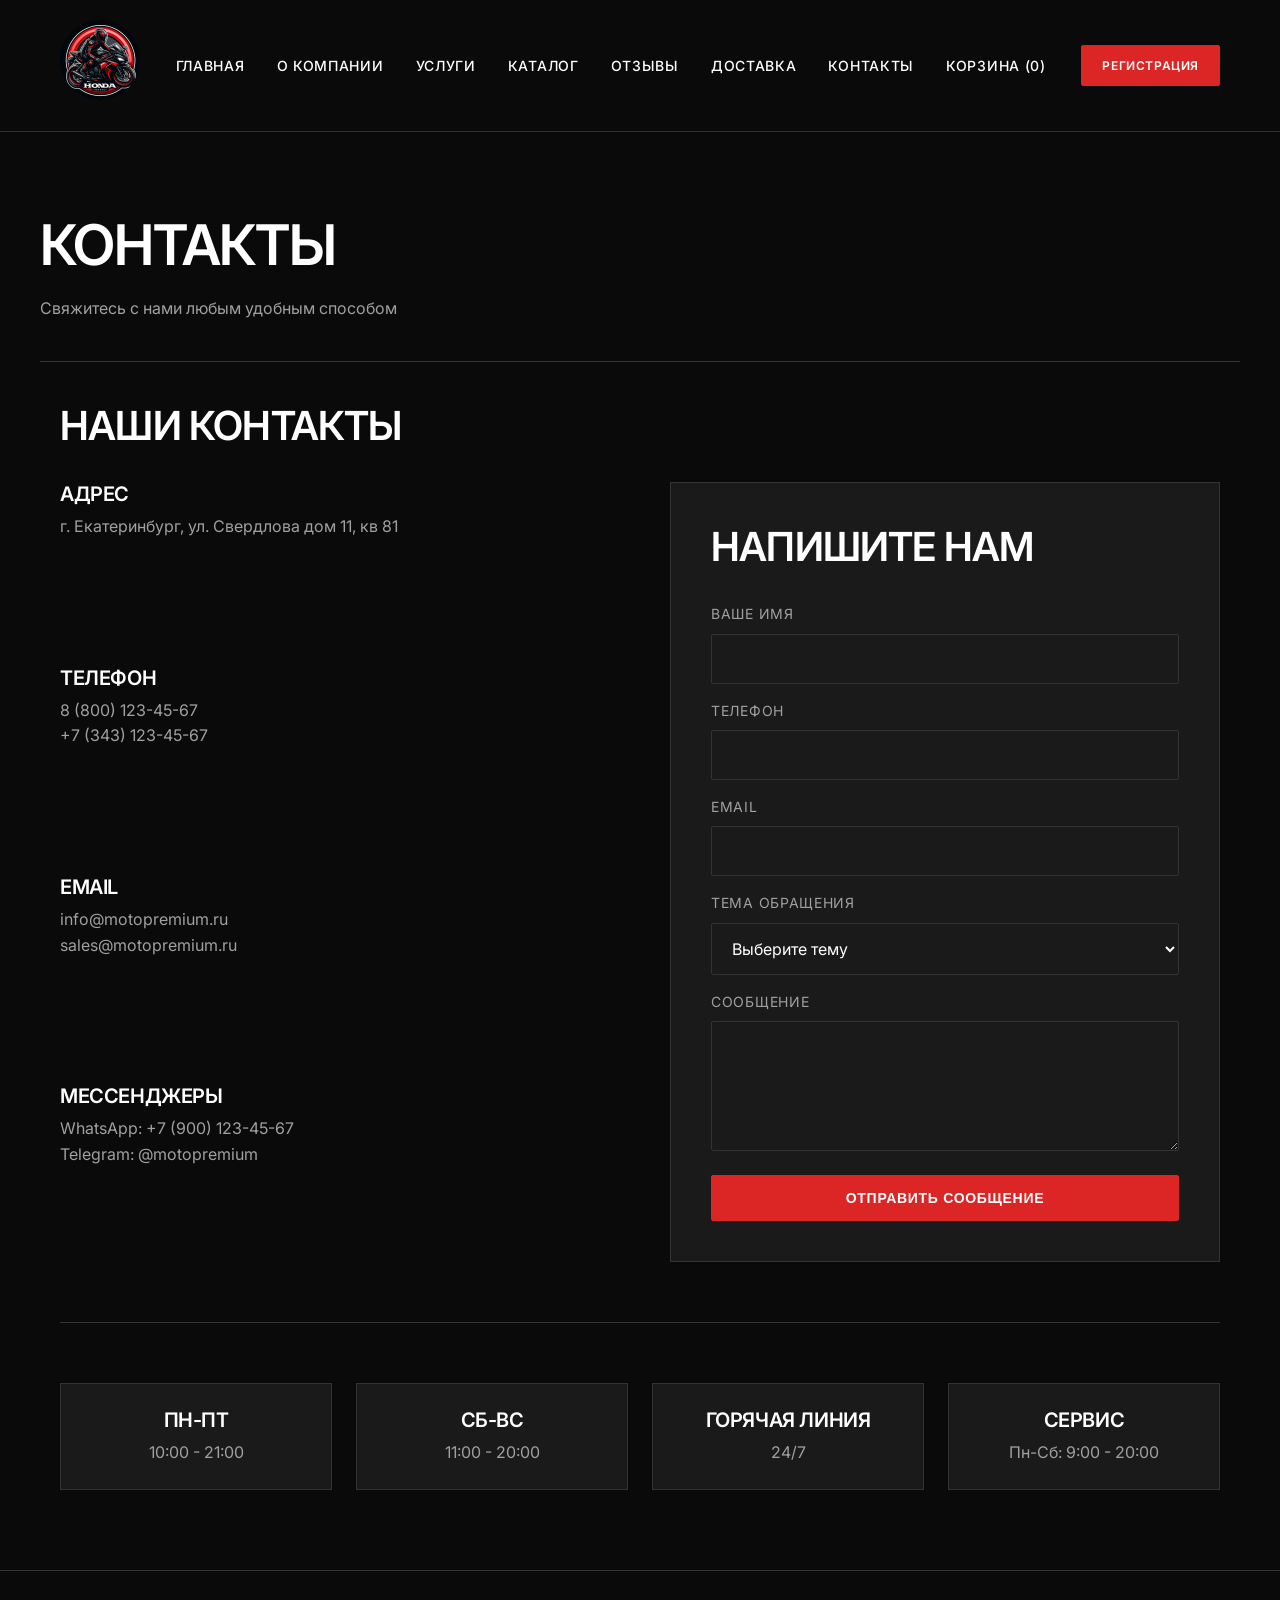
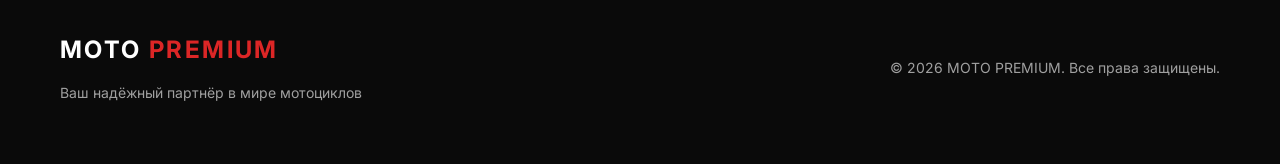
<file: contacts.html>
<!DOCTYPE html>
<html lang="ru">
<head>
    <meta charset="UTF-8">
    <meta name="viewport" content="width=device-width, initial-scale=1.0">
    <title>Контакты - MOTO PREMIUM</title>
    <link rel="stylesheet" href="style.css">
    <link href="https://fonts.googleapis.com/css2?family=Inter:wght@400;500;600;700&display=swap" rel="stylesheet">
</head>
<body>
    <header class="header">
       <div class="container header-inner">
           <div class="logo" style="max-width: 80px;">
                <img src= "images/logo-icon.jpg" style="width: 100%; height: auto;"">
           </div>
                <ul class="nav-list">
                    <li><a href="index.html">Главная</a></li>
                    <li><a href="about.html">О компании</a></li>
                    <li><a href="services.html">Услуги</a></li>
                    <li><a href="catalog.html">Каталог</a></li>
                    <li><a href="reviews.html">Отзывы</a></li>
                    <li><a href="delivery.html">Доставка</a></li>
                    <li><a href="contacts.html">Контакты</a></li>
                    <li><a href="cart.html" class="cart-link"><i class="fas fa-shopping-cart"></i><span class="cart-count" id="cartCount"></span></a></li>
                </ul>
            </nav>
           <div class="header-actions">
          
                <a href="register.html" class="btn btn-primary" style="padding: 10px 20px; font-size: 0.75rem;">Регистрация</a>
            </div>
        </div>
    </header>

    <main>
        <div class="container page-header">
            <h1>Контакты</h1>
            <p class="text-secondary">Свяжитесь с нами любым удобным способом</p>
        </div>
        
        <div class="container page-content">
            <h2>Наши контакты</h2>
            <div class="contacts-grid">
                <div class="contact-info">
                    <div class="contact-item">
                        <h3>Адрес</h3>
                        <p>г. Екатеринбург, ул. Свердлова дом 11, кв 81</p>
                    </div>
                    <div class="contact-item">
                        <h3>Телефон</h3>
                        <p><a href="tel:88001234567">8 (800) 123-45-67</a></p>
                        <p><a href="tel:+73431234567">+7 (343) 123-45-67</a></p>
                    </div>
                    <div class="contact-item">
                        <h3>Email</h3>
                        <p><a href="mailto:info@motopremium.ru">info@motopremium.ru</a></p>
                        <p><a href="mailto:sales@motopremium.ru">sales@motopremium.ru</a></p>
                    </div>
                    <div class="contact-item">
                        <h3>Мессенджеры</h3>
                        <p>WhatsApp: <a href="tel:+79001234567">+7 (900) 123-45-67</a></p>
                        <p>Telegram: <a href="https://t.me/motopremium">@motopremium</a></p>
                    </div>
                </div>

                <div class="contact-form">
                    <h2>Напишите нам</h2>
                    <form>
                        <label>Ваше имя</label>
                        <input type="text" required>
                        
                        <label>Телефон</label>
                        <input type="tel" required>
                        
                        <label>Email</label>
                        <input type="email" required>
                        
                        <label>Тема обращения</label>
                        <select required>
                            <option value="">Выберите тему</option>
                            <option value="purchase">Покупка мотоцикла</option>
                            <option value="service">Сервисное обслуживание</option>
                            <option value="delivery">Доставка</option>
                            <option value="partnership">Сотрудничество</option>
                            <option value="other">Другое</option>
                        </select>
                        
                        <label>Сообщение</label>
                        <textarea rows="5" required></textarea>
                        
                        <button type="submit" class="btn btn-primary" style="width: 100%;">Отправить сообщение</button>
                    </form>
                </div>
            </div>

            <div class="work-hours">
                <div class="hours-item">
                    <h3>Пн-Пт</h3>
                    <p>10:00 - 21:00</p>
                </div>
                <div class="hours-item">
                    <h3>Сб-Вс</h3>
                    <p>11:00 - 20:00</p>
                </div>
                <div class="hours-item">
                    <h3>Горячая линия</h3>
                    <p>24/7</p>
                </div>
                <div class="hours-item">
                    <h3>Сервис</h3>
                    <p>Пн-Сб: 9:00 - 20:00</p>
                </div>
            </div>
        </div>
    </main>

    <footer class="footer">
        <div class="container footer-inner">
            <div>
                <div class="logo" style="margin-bottom: 12px;">MOTO <span>PREMIUM</span></div>
                <p>Ваш надёжный партнёр в мире мотоциклов</p>
            </div>
            <div>
                <p>© 2026 MOTO PREMIUM. Все права защищены.</p>
            </div>
        </div>
    </footer>
    <script src="script.js"></script>
</body>
</html>
</file>
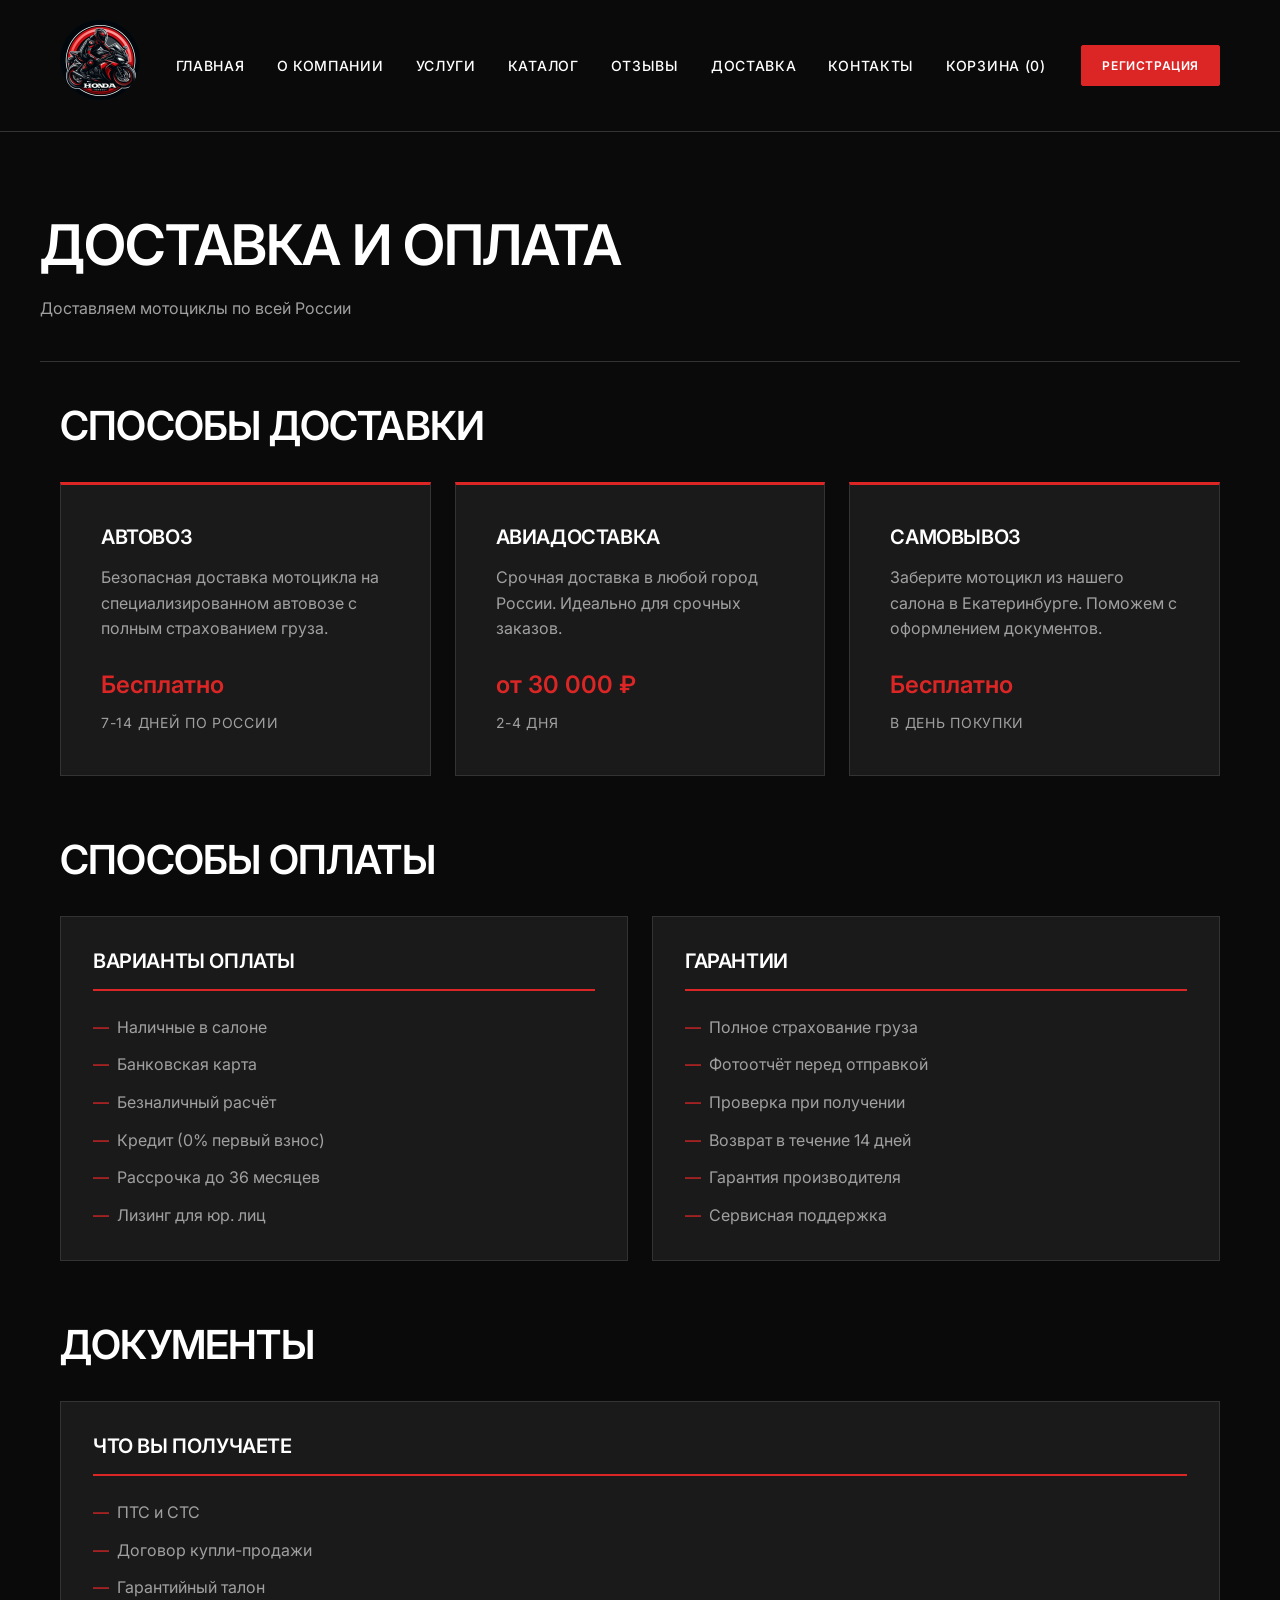
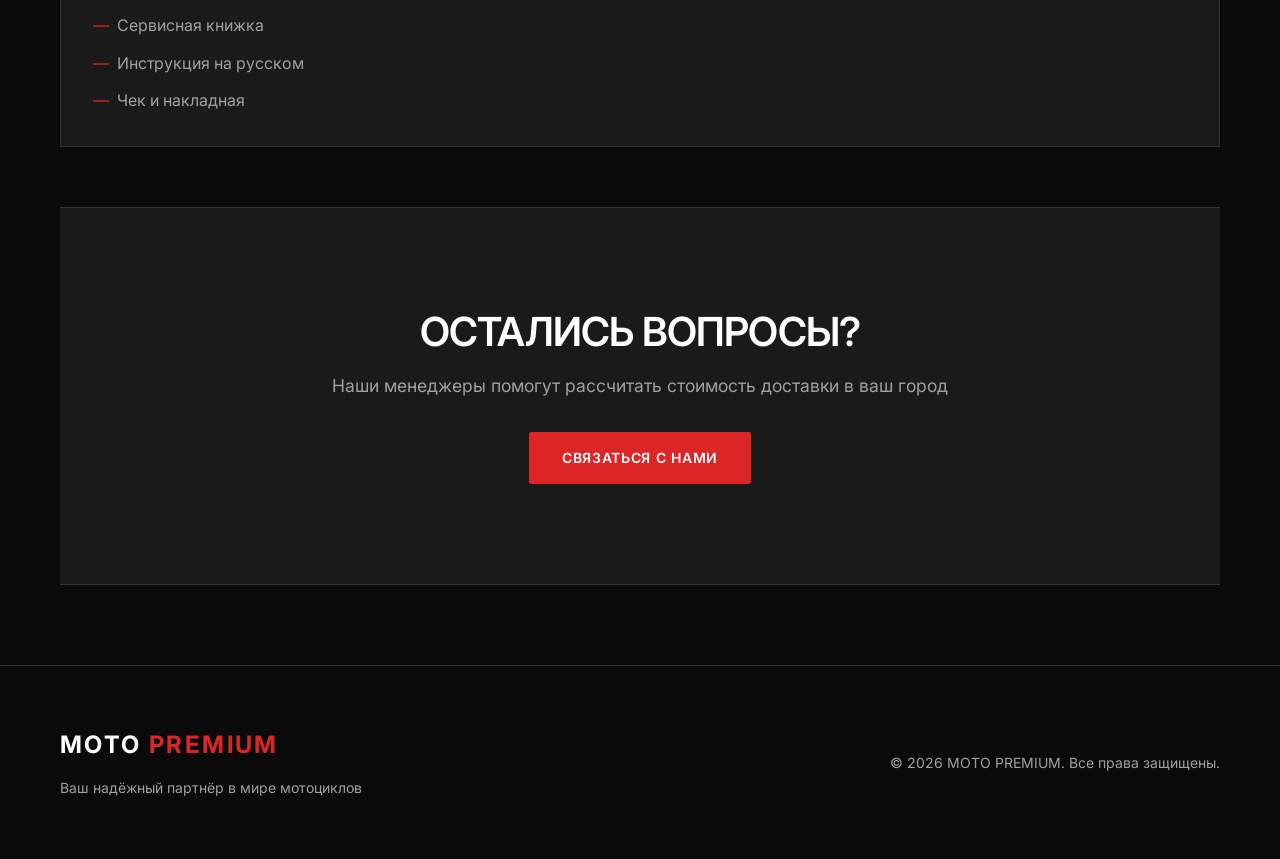
<file: delivery.html>
<!DOCTYPE html>
<html lang="ru">
<head>
    <meta charset="UTF-8">
    <meta name="viewport" content="width=device-width, initial-scale=1.0">
    <title>Доставка и оплата - MOTO PREMIUM</title>
    <link rel="stylesheet" href="style.css">
    <link href="https://fonts.googleapis.com/css2?family=Inter:wght@400;500;600;700&display=swap" rel="stylesheet">
</head>
<body>
    <header class="header">
        <div class="container header-inner">
           <div class="logo" style="max-width: 80px;">
                <img src= "images/logo-icon.jpg" style="width: 100%; height: auto;"">
           </div>
                <ul class="nav-list">
                    <li><a href="index.html">Главная</a></li>
                    <li><a href="about.html">О компании</a></li>
                    <li><a href="services.html">Услуги</a></li>
                    <li><a href="catalog.html">Каталог</a></li>
                    <li><a href="reviews.html">Отзывы</a></li>
                    <li><a href="delivery.html">Доставка</a></li>
                    <li><a href="contacts.html">Контакты</a></li>
                    <li><a href="cart.html" class="cart-link"><i class="fas fa-shopping-cart"></i><span class="cart-count" id="cartCount"></span></a></li>
                </ul>
            </nav>
           <div class="header-actions">
          
                <a href="register.html" class="btn btn-primary" style="padding: 10px 20px; font-size: 0.75rem;">Регистрация</a>
            </div>
        </div>
    </header>

    <main>
        <div class="container page-header">
            <h1>Доставка и оплата</h1>
            <p class="text-secondary">Доставляем мотоциклы по всей России</p>
        </div>
        
        <div class="container page-content">
            <h2>Способы доставки</h2>
            <div class="delivery-methods">
                <div class="delivery-card">
                    <h3>Автовоз</h3>
                    <p>Безопасная доставка мотоцикла на специализированном автовозе с полным страхованием груза.</p>
                    <div class="delivery-price">Бесплатно</div>
                    <div class="delivery-time">7-14 дней по России</div>
                </div>
                <div class="delivery-card">
                    <h3>Авиадоставка</h3>
                    <p>Срочная доставка в любой город России. Идеально для срочных заказов.</p>
                    <div class="delivery-price">от 30 000 ₽</div>
                    <div class="delivery-time">2-4 дня</div>
                </div>
                <div class="delivery-card">
                    <h3>Самовывоз</h3>
                    <p>Заберите мотоцикл из нашего салона в Екатеринбурге. Поможем с оформлением документов.</p>
                    <div class="delivery-price">Бесплатно</div>
                    <div class="delivery-time">В день покупки</div>
                </div>
            </div>

            <h2>Способы оплаты</h2>
            <div class="info-grid">
                <div class="info-block">
                    <h3>Варианты оплаты</h3>
                    <ul>
                        <li>Наличные в салоне</li>
                        <li>Банковская карта</li>
                        <li>Безналичный расчёт</li>
                        <li>Кредит (0% первый взнос)</li>
                        <li>Рассрочка до 36 месяцев</li>
                        <li>Лизинг для юр. лиц</li>
                    </ul>
                </div>
                <div class="info-block">
                    <h3>Гарантии</h3>
                    <ul>
                        <li>Полное страхование груза</li>
                        <li>Фотоотчёт перед отправкой</li>
                        <li>Проверка при получении</li>
                        <li>Возврат в течение 14 дней</li>
                        <li>Гарантия производителя</li>
                        <li>Сервисная поддержка</li>
                    </ul>
                </div>
            </div>

            <h2>Документы</h2>
            <div class="info-block" style="margin-bottom: 60px;">
                <h3>Что вы получаете</h3>
                <ul>
                    <li>ПТС и СТС</li>
                    <li>Договор купли-продажи</li>
                    <li>Гарантийный талон</li>
                    <li>Сервисная книжка</li>
                    <li>Инструкция на русском</li>
                    <li>Чек и накладная</li>
                </ul>
            </div>

            <section class="cta">
                <div class="container">
                    <h2>Остались вопросы?</h2>
                    <p>Наши менеджеры помогут рассчитать стоимость доставки в ваш город</p>
                    <div class="cta-actions">
                        <a href="contacts.html" class="btn btn-primary">Связаться с нами</a>
                    </div>
                </div>
            </section>
        </div>
    </main>

    <footer class="footer">
        <div class="container footer-inner">
            <div>
                <div class="logo" style="margin-bottom: 12px;">MOTO <span>PREMIUM</span></div>
                <p>Ваш надёжный партнёр в мире мотоциклов</p>
            </div>
            <div>
                <p>© 2026 MOTO PREMIUM. Все права защищены.</p>
            </div>
        </div>
    </footer>
    <script src="script.js"></script>
</body>
</html>
</file>
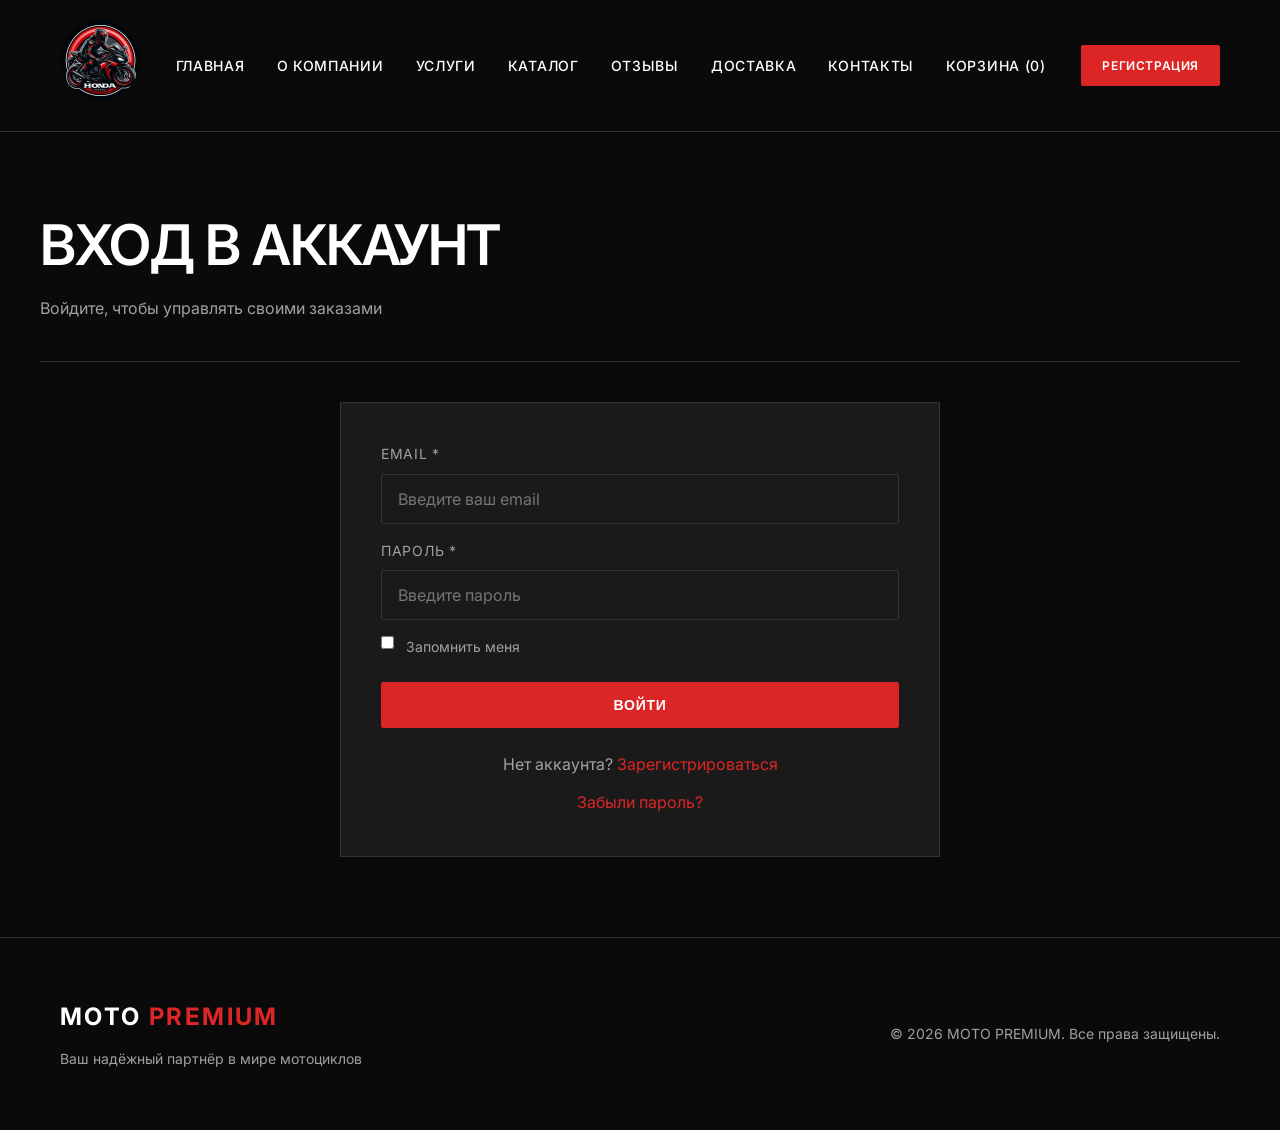
<file: login.html>
<!DOCTYPE html>
<html lang="ru">
<head>
    <meta charset="UTF-8">
    <meta name="viewport" content="width=device-width, initial-scale=1.0">
    <title>Вход - MOTO PREMIUM</title>
    <link rel="stylesheet" href="style.css">
    <link href="https://fonts.googleapis.com/css2?family=Inter:wght@400;500;600;700&display=swap" rel="stylesheet">
</head>
<body>
    <header class="header">
        <div class="container header-inner">
           <div class="logo" style="max-width: 80px;">
                <img src= "images/logo-icon.jpg" style="width: 100%; height: auto;"">
           </div>
                <ul class="nav-list">
                    <li><a href="index.html">Главная</a></li>
                    <li><a href="about.html">О компании</a></li>
                    <li><a href="services.html">Услуги</a></li>
                    <li><a href="catalog.html">Каталог</a></li>
                    <li><a href="reviews.html">Отзывы</a></li>
                    <li><a href="delivery.html">Доставка</a></li>
                    <li><a href="contacts.html">Контакты</a></li>
                    <li><a href="cart.html" class="cart-link"><i class="fas fa-shopping-cart"></i><span class="cart-count" id="cartCount"></span></a></li>
                </ul>
            </nav>
           <div class="header-actions">
          
                <a href="register.html" class="btn btn-primary" style="padding: 10px 20px; font-size: 0.75rem;">Регистрация</a>
            </div>
        </div>
    </header>

    <main>
        <div class="container page-header">
            <h1>Вход в аккаунт</h1>
            <p class="text-secondary">Войдите, чтобы управлять своими заказами</p>
        </div>
        
        <div class="container page-content">
            <div class="register-container">
                <div class="register-form">
                    <form>
                        <label>Email *</label>
                        <input type="email" placeholder="Введите ваш email" required>

                        <label>Пароль *</label>
                        <input type="password" placeholder="Введите пароль" required>

                        <div class="checkbox-wrapper">
                            <input type="checkbox" id="remember">
                            <label for="remember">Запомнить меня</label>
                        </div>

                        <button type="submit" class="btn btn-primary" style="width: 100%;">Войти</button>

                        <div class="form-footer">
                            <p>Нет аккаунта? <a href="register.html">Зарегистрироваться</a></p>
                            <p style="margin-top: 12px;"><a href="#">Забыли пароль?</a></p>
                        </div>
                    </form>
                </div>
            </div>
        </div>
    </main>

    <footer class="footer">
        <div class="container footer-inner">
            <div>
                <div class="logo" style="margin-bottom: 12px;">MOTO <span>PREMIUM</span></div>
                <p>Ваш надёжный партнёр в мире мотоциклов</p>
            </div>
            <div>
                <p>© 2026 MOTO PREMIUM. Все права защищены.</p>
            </div>
        </div>
    </footer>

    <script src="script.js"></script>
</body>
</html>
</file>
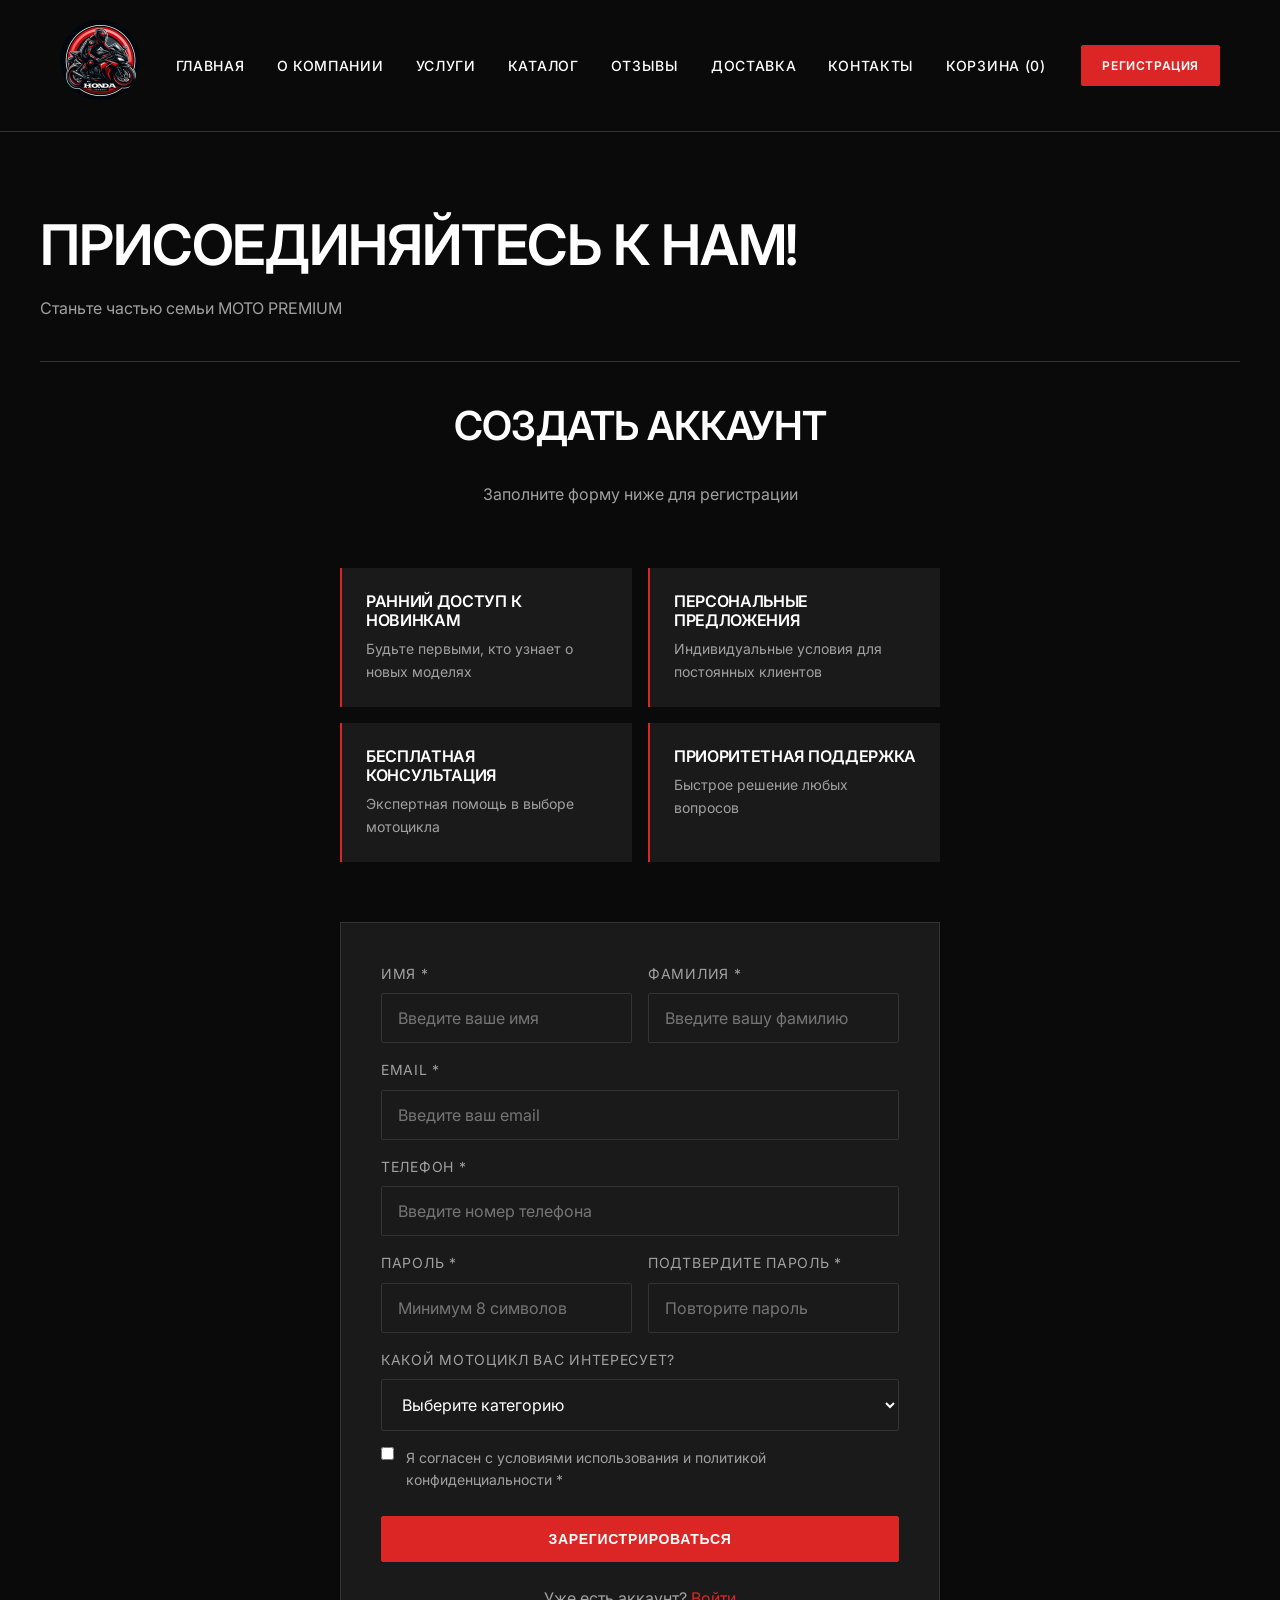
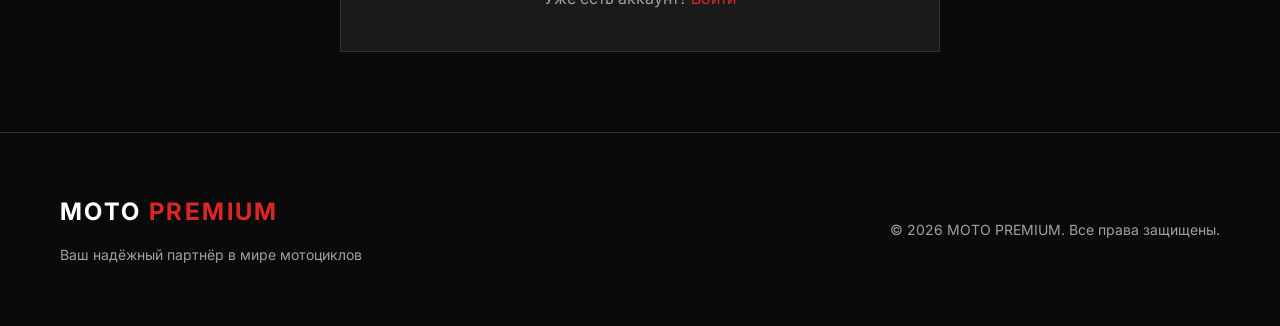
<file: register.html>
<!DOCTYPE html>
<html lang="ru">
<head>
    <meta charset="UTF-8">
    <meta name="viewport" content="width=device-width, initial-scale=1.0">
    <title>Регистрация - MOTO PREMIUM</title>
    <link rel="stylesheet" href="style.css">
    <link href="https://fonts.googleapis.com/css2?family=Inter:wght@400;500;600;700&display=swap" rel="stylesheet">
</head>
<body>
    <header class="header">
        <div class="container header-inner">
           <div class="logo" style="max-width: 80px;">
                <img src= "images/logo-icon.jpg" style="width: 100%; height: auto;"">
           </div>
                <ul class="nav-list">
                    <li><a href="index.html">Главная</a></li>
                    <li><a href="about.html">О компании</a></li>
                    <li><a href="services.html">Услуги</a></li>
                    <li><a href="catalog.html">Каталог</a></li>
                    <li><a href="reviews.html">Отзывы</a></li>
                    <li><a href="delivery.html">Доставка</a></li>
                    <li><a href="contacts.html">Контакты</a></li>
                    <li><a href="cart.html" class="cart-link"><i class="fas fa-shopping-cart"></i><span class="cart-count" id="cartCount"></span></a></li>
                </ul>
            </nav>
           <div class="header-actions">
          
                <a href="register.html" class="btn btn-primary" style="padding: 10px 20px; font-size: 0.75rem;">Регистрация</a>
            </div>
        </div>
    </header>

    <main>
        <div class="container page-header">
            <h1>Присоединяйтесь к нам!</h1>
            <p class="text-secondary">Станьте частью семьи MOTO PREMIUM</p>
        </div>
        
        <div class="container page-content">
            <div class="register-container">
                <div class="register-intro">
                    <h2>Создать аккаунт</h2>
                    <p>Заполните форму ниже для регистрации</p>
                </div>

                <div class="register-benefits">
                    <div class="benefit-item">
                        <h3>Ранний доступ к новинкам</h3>
                        <p>Будьте первыми, кто узнает о новых моделях</p>
                    </div>
                    <div class="benefit-item">
                        <h3>Персональные предложения</h3>
                        <p>Индивидуальные условия для постоянных клиентов</p>
                    </div>
                    <div class="benefit-item">
                        <h3>Бесплатная консультация</h3>
                        <p>Экспертная помощь в выборе мотоцикла</p>
                    </div>
                    <div class="benefit-item">
                        <h3>Приоритетная поддержка</h3>
                        <p>Быстрое решение любых вопросов</p>
                    </div>
                </div>

                <div class="register-form">
                    <form>
                        <div class="form-row">
                            <div>
                                <label>Имя *</label>
                                <input type="text" placeholder="Введите ваше имя" required>
                            </div>
                            <div>
                                <label>Фамилия *</label>
                                <input type="text" placeholder="Введите вашу фамилию" required>
                            </div>
                        </div>

                        <label>Email *</label>
                        <input type="email" placeholder="Введите ваш email" required>

                        <label>Телефон *</label>
                        <input type="tel" placeholder="Введите номер телефона" required>

                        <div class="form-row">
                            <div>
                                <label>Пароль *</label>
                                <input type="password" placeholder="Минимум 8 символов" required>
                            </div>
                            <div>
                                <label>Подтвердите пароль *</label>
                                <input type="password" placeholder="Повторите пароль" required>
                            </div>
                        </div>

                        <label>Какой мотоцикл вас интересует?</label>
                        <select>
                            <option value="">Выберите категорию</option>
                            <option value="sport">Спортивные</option>
                            <option value="cruiser">Круизеры</option>
                            <option value="touring">Туристические</option>
                            <option value="adventure">Приключенческие</option>
                            <option value="electric">Электрические</option>
                            <option value="undecided">Ещё не определился</option>
                        </select>

                        <div class="checkbox-wrapper">
                            <input type="checkbox" id="terms" required>
                            <label for="terms">Я согласен с условиями использования и политикой конфиденциальности *</label>
                        </div>

                        <button type="submit" class="btn btn-primary" style="width: 100%;">Зарегистрироваться</button>

                        <div class="form-footer">
                            <p>Уже есть аккаунт? <a href="login.html">Войти</a></p>
                        </div>
                    </form>
                </div>
            </div>
        </div>
    </main>

    <footer class="footer">
        <div class="container footer-inner">
            <div>
                <div class="logo" style="margin-bottom: 12px;">MOTO <span>PREMIUM</span></div>
                <p>Ваш надёжный партнёр в мире мотоциклов</p>
            </div>
            <div>
                <p>© 2026 MOTO PREMIUM. Все права защищены.</p>
            </div>
        </div>
    </footer>

    <script src="script.js"></script>
</body>
</html>
</file>
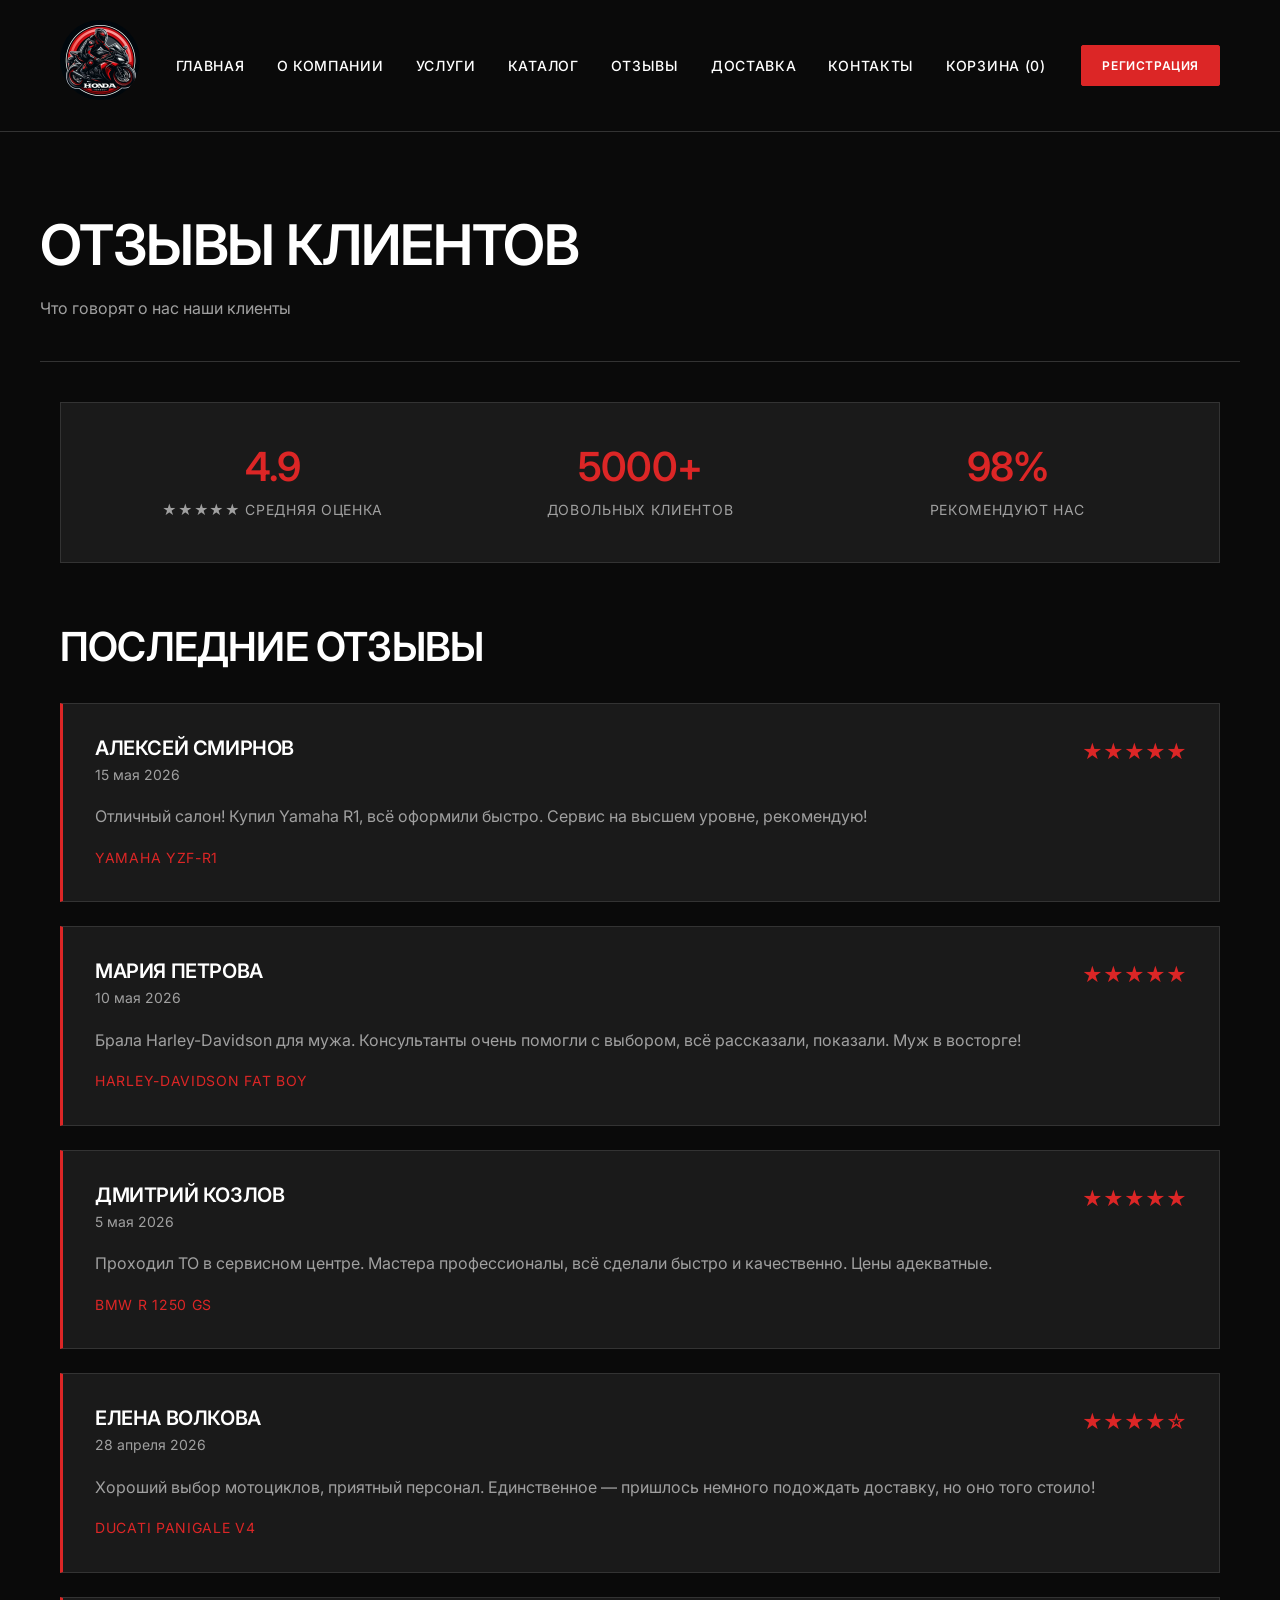
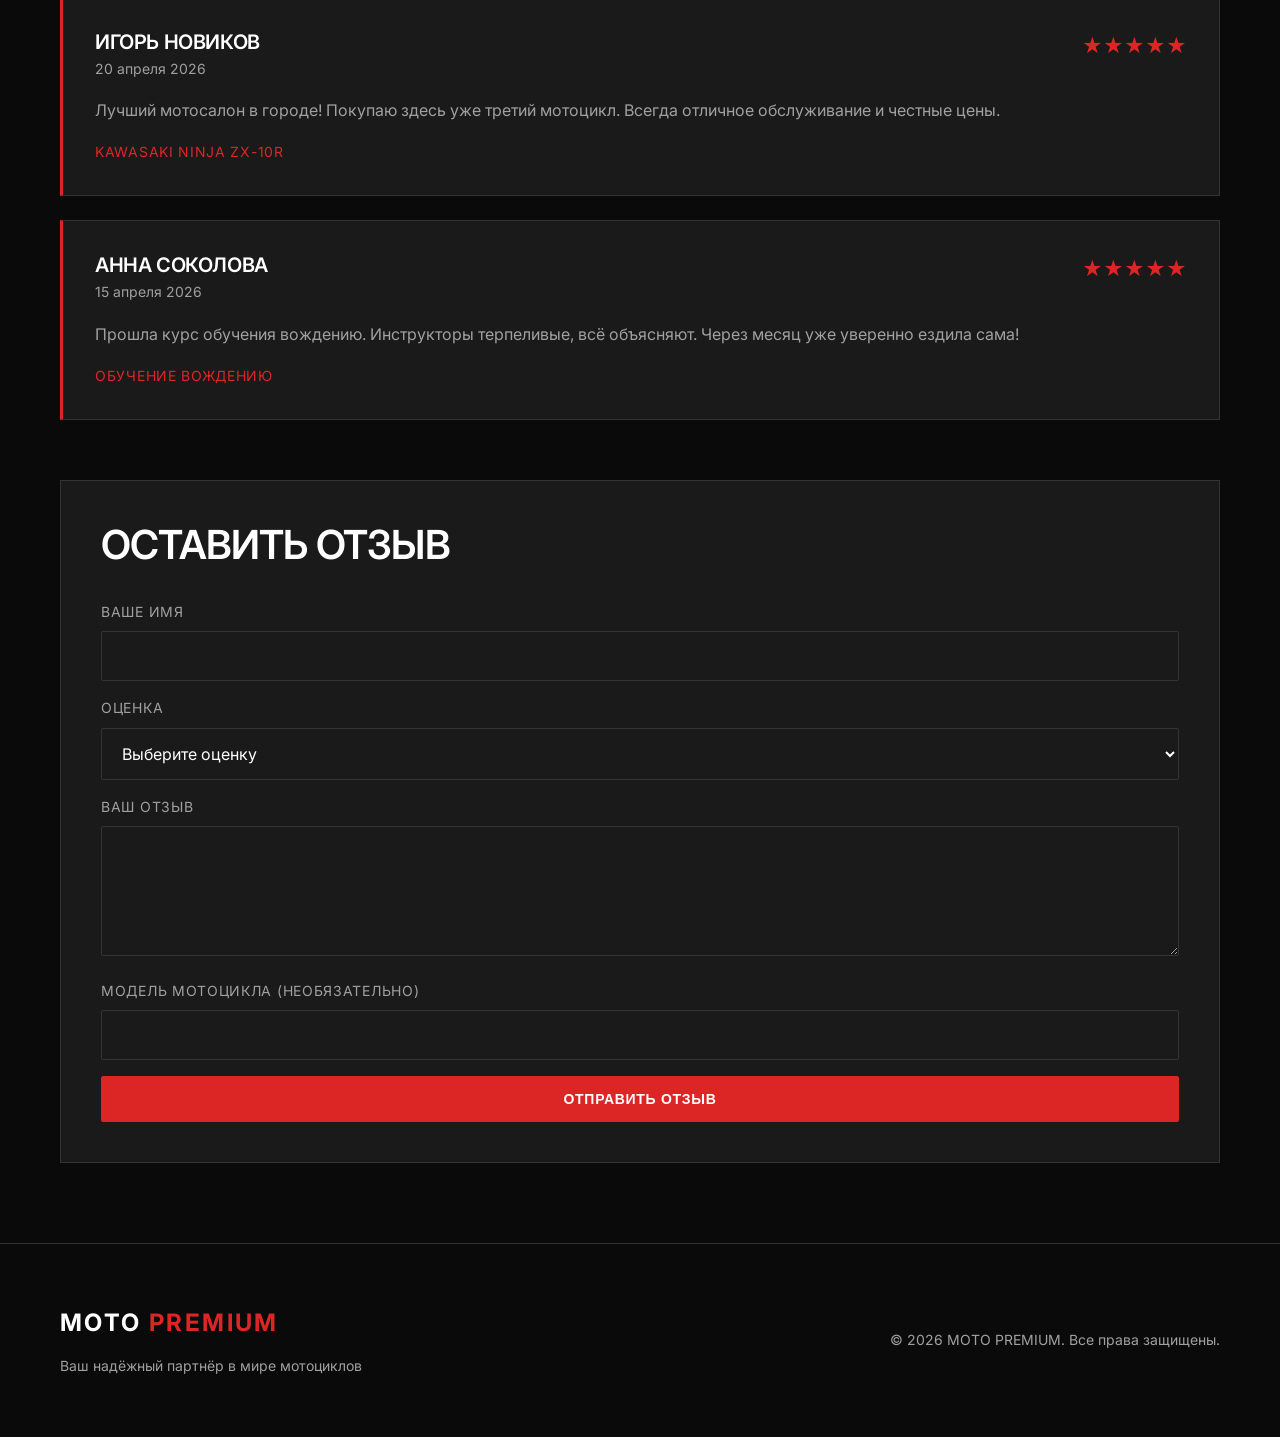
<file: reviews.html>
<!DOCTYPE html>
<html lang="ru">
<head>
    <meta charset="UTF-8">
    <meta name="viewport" content="width=device-width, initial-scale=1.0">
    <title>Отзывы - MOTO PREMIUM</title>
    <link rel="stylesheet" href="style.css">
    <link href="https://fonts.googleapis.com/css2?family=Inter:wght@400;500;600;700&display=swap" rel="stylesheet">
</head>
<body>
    <header class="header">
        <div class="container header-inner">
           <div class="logo" style="max-width: 80px;">
                <img src= "images/logo-icon.jpg" style="width: 100%; height: auto;"">
           </div>
                <ul class="nav-list">
                    <li><a href="index.html">Главная</a></li>
                    <li><a href="about.html">О компании</a></li>
                    <li><a href="services.html">Услуги</a></li>
                    <li><a href="catalog.html">Каталог</a></li>
                    <li><a href="reviews.html">Отзывы</a></li>
                    <li><a href="delivery.html">Доставка</a></li>
                    <li><a href="contacts.html">Контакты</a></li>
                    <li><a href="cart.html" class="cart-link"><i class="fas fa-shopping-cart"></i><span class="cart-count" id="cartCount"></span></a></li>
                </ul>
            </nav>
           <div class="header-actions">
          
                <a href="register.html" class="btn btn-primary" style="padding: 10px 20px; font-size: 0.75rem;">Регистрация</a>
            </div>
        </div>
    </header>

    <main>
        <div class="container page-header">
            <h1>Отзывы клиентов</h1>
            <p class="text-secondary">Что говорят о нас наши клиенты</p>
        </div>
        
        <div class="container page-content">
            <div class="reviews-summary">
                <div class="summary-item">
                    <h3>4.9</h3>
                    <p>★★★★★ Средняя оценка</p>
                </div>
                <div class="summary-item">
                    <h3>5000+</h3>
                    <p>Довольных клиентов</p>
                </div>
                <div class="summary-item">
                    <h3>98%</h3>
                    <p>Рекомендуют нас</p>
                </div>
            </div>

            <h2>Последние отзывы</h2>
            <div class="reviews-list">
                <div class="review-card">
                    <div class="review-header">
                        <div class="review-author">
                            <h3>Алексей Смирнов</h3>
                            <div class="review-date">15 мая 2026</div>
                        </div>
                        <div class="review-rating">★★★★★</div>
                    </div>
                    <p class="review-text">Отличный салон! Купил Yamaha R1, всё оформили быстро. Сервис на высшем уровне, рекомендую!</p>
                    <div class="review-model">Yamaha YZF-R1</div>
                </div>

                <div class="review-card">
                    <div class="review-header">
                        <div class="review-author">
                            <h3>Мария Петрова</h3>
                            <div class="review-date">10 мая 2026</div>
                        </div>
                        <div class="review-rating">★★★★★</div>
                    </div>
                    <p class="review-text">Брала Harley-Davidson для мужа. Консультанты очень помогли с выбором, всё рассказали, показали. Муж в восторге!</p>
                    <div class="review-model">Harley-Davidson Fat Boy</div>
                </div>

                <div class="review-card">
                    <div class="review-header">
                        <div class="review-author">
                            <h3>Дмитрий Козлов</h3>
                            <div class="review-date">5 мая 2026</div>
                        </div>
                        <div class="review-rating">★★★★★</div>
                    </div>
                    <p class="review-text">Проходил ТО в сервисном центре. Мастера профессионалы, всё сделали быстро и качественно. Цены адекватные.</p>
                    <div class="review-model">BMW R 1250 GS</div>
                </div>

                <div class="review-card">
                    <div class="review-header">
                        <div class="review-author">
                            <h3>Елена Волкова</h3>
                            <div class="review-date">28 апреля 2026</div>
                        </div>
                        <div class="review-rating">★★★★☆</div>
                    </div>
                    <p class="review-text">Хороший выбор мотоциклов, приятный персонал. Единственное — пришлось немного подождать доставку, но оно того стоило!</p>
                    <div class="review-model">Ducati Panigale V4</div>
                </div>

                <div class="review-card">
                    <div class="review-header">
                        <div class="review-author">
                            <h3>Игорь Новиков</h3>
                            <div class="review-date">20 апреля 2026</div>
                        </div>
                        <div class="review-rating">★★★★★</div>
                    </div>
                    <p class="review-text">Лучший мотосалон в городе! Покупаю здесь уже третий мотоцикл. Всегда отличное обслуживание и честные цены.</p>
                    <div class="review-model">Kawasaki Ninja ZX-10R</div>
                </div>

                <div class="review-card">
                    <div class="review-header">
                        <div class="review-author">
                            <h3>Анна Соколова</h3>
                            <div class="review-date">15 апреля 2026</div>
                        </div>
                        <div class="review-rating">★★★★★</div>
                    </div>
                    <p class="review-text">Прошла курс обучения вождению. Инструкторы терпеливые, всё объясняют. Через месяц уже уверенно ездила сама!</p>
                    <div class="review-model">Обучение вождению</div>
                </div>
            </div>

            <div class="contact-form" style="margin-top: 60px;">
                <h2>Оставить отзыв</h2>
                <form>
                    <label>Ваше имя</label>
                    <input type="text" required>
                    
                    <label>Оценка</label>
                    <select required>
                        <option value="">Выберите оценку</option>
                        <option value="5">★★★★★ Отлично</option>
                        <option value="4">★★★★☆ Хорошо</option>
                        <option value="3">★★★☆☆ Средне</option>
                        <option value="2">★★☆☆☆ Плохо</option>
                        <option value="1">★☆☆☆☆ Ужасно</option>
                    </select>
                    
                    <label>Ваш отзыв</label>
                    <textarea rows="5" required></textarea>
                    
                    <label>Модель мотоцикла (необязательно)</label>
                    <input type="text">
                    
                    <button type="submit" class="btn btn-primary" style="width: 100%;">Отправить отзыв</button>
                </form>
            </div>
        </div>
    </main>

    <footer class="footer">
        <div class="container footer-inner">
            <div>
                <div class="logo" style="margin-bottom: 12px;">MOTO <span>PREMIUM</span></div>
                <p>Ваш надёжный партнёр в мире мотоциклов</p>
            </div>
            <div>
                <p>© 2026 MOTO PREMIUM. Все права защищены.</p>
            </div>
        </div>
    </footer>
    <script src="script.js"></script>
</body>
</html>
</file>
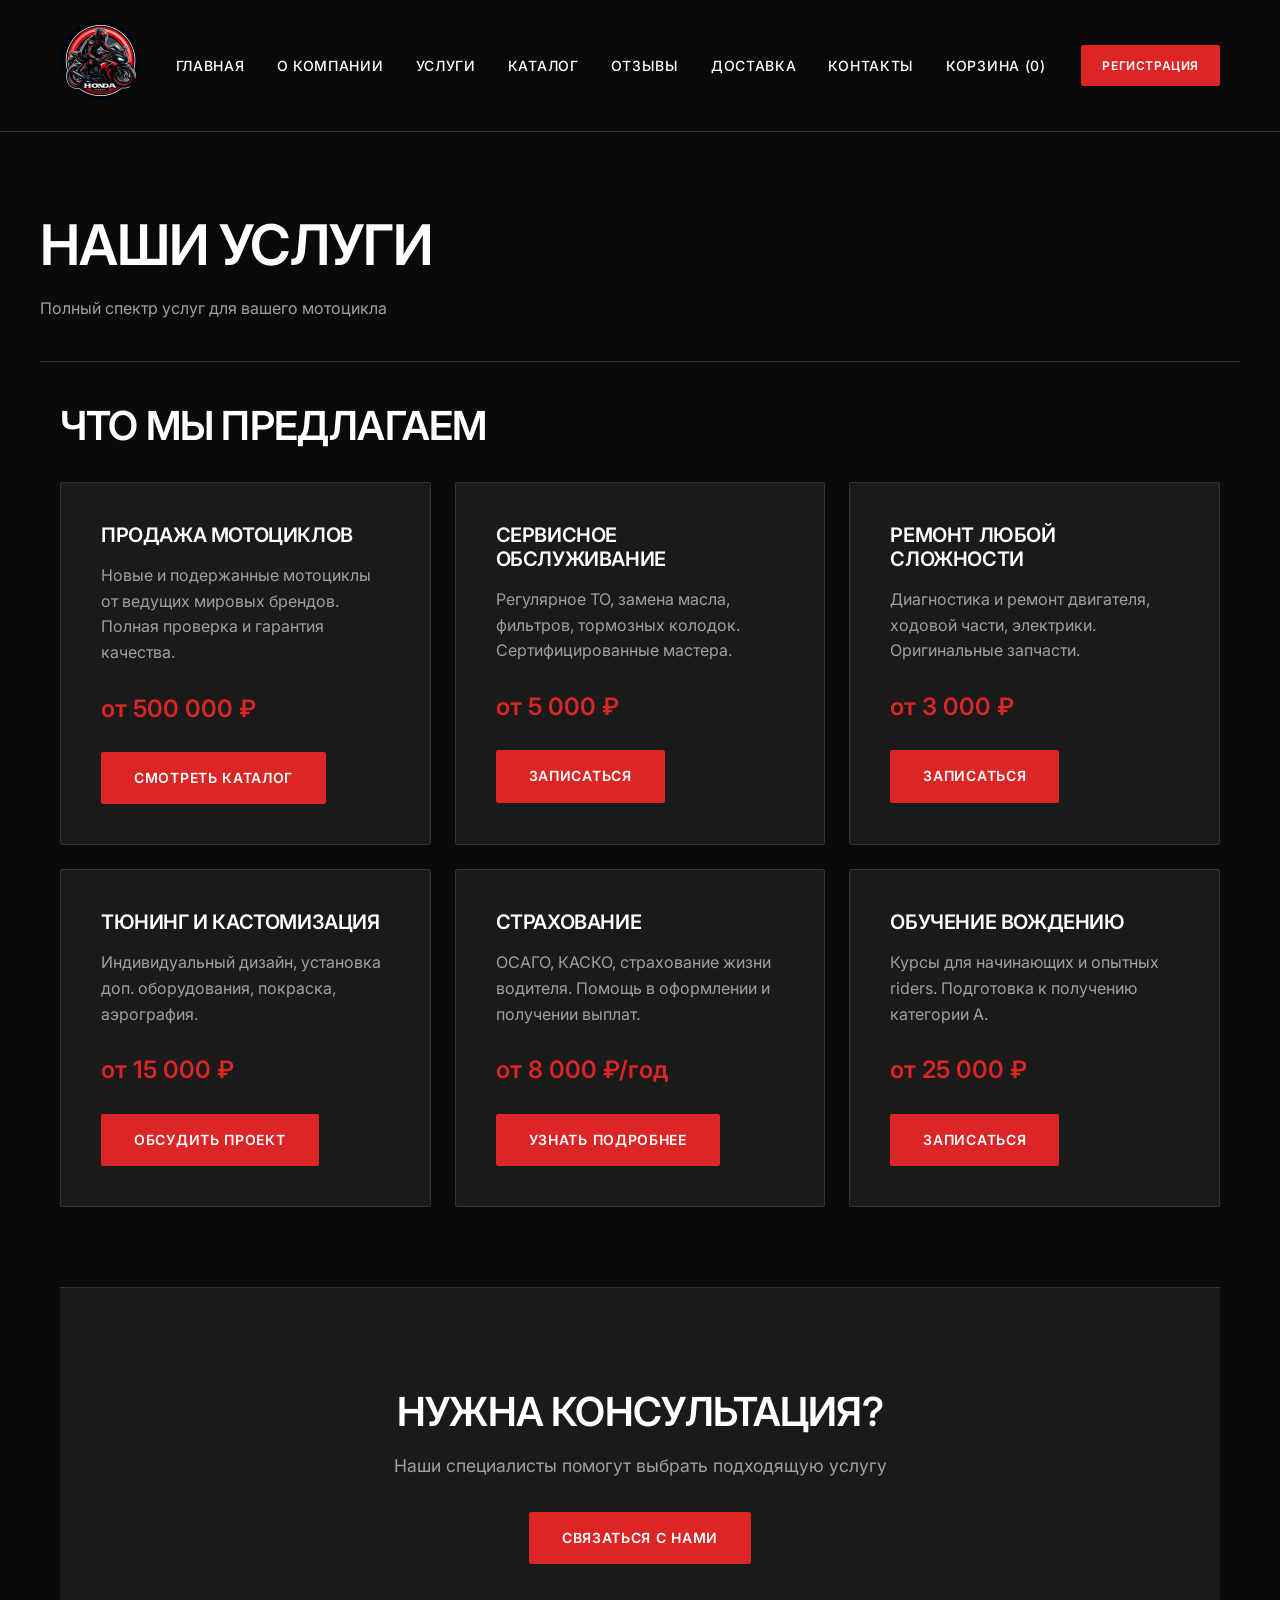
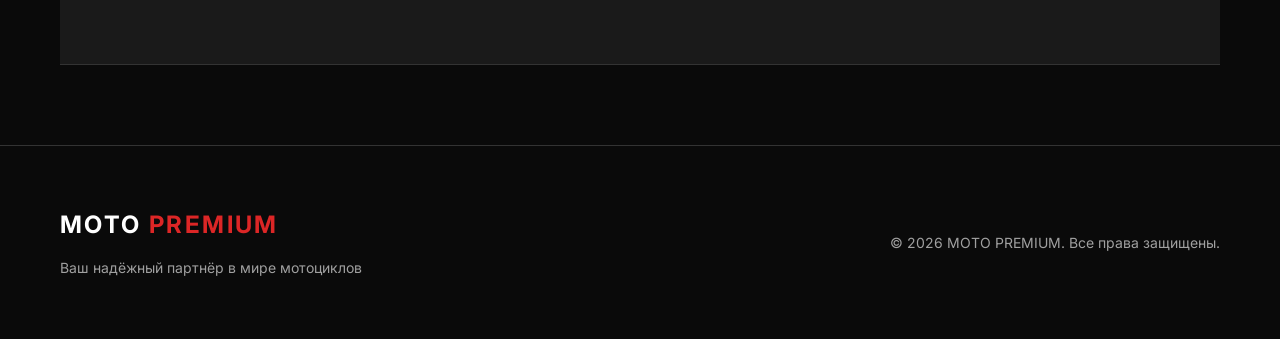
<file: services.html>
<!DOCTYPE html>
<html lang="ru">
<head>
    <meta charset="UTF-8">
    <meta name="viewport" content="width=device-width, initial-scale=1.0">
    <title>Услуги - MOTO PREMIUM</title>
    <link rel="stylesheet" href="style.css">
    <link href="https://fonts.googleapis.com/css2?family=Inter:wght@400;500;600;700&display=swap" rel="stylesheet">
</head>
<body>
    <header class="header">
        <div class="container header-inner">
           <div class="logo" style="max-width: 80px;">
                <img src= "images/logo-icon.jpg" style="width: 100%; height: auto;"">
           </div>
                <ul class="nav-list">
                    <li><a href="index.html">Главная</a></li>
                    <li><a href="about.html">О компании</a></li>
                    <li><a href="services.html">Услуги</a></li>
                    <li><a href="catalog.html">Каталог</a></li>
                    <li><a href="reviews.html">Отзывы</a></li>
                    <li><a href="delivery.html">Доставка</a></li>
                    <li><a href="contacts.html">Контакты</a></li>
                    <li><a href="cart.html" class="cart-link"><i class="fas fa-shopping-cart"></i><span class="cart-count" id="cartCount"></span></a></li>
                </ul>
            </nav>
           <div class="header-actions">
          
                <a href="register.html" class="btn btn-primary" style="padding: 10px 20px; font-size: 0.75rem;">Регистрация</a>
            </div>
        </div>
    </header>

    <main>
        <div class="container page-header">
            <h1>Наши услуги</h1>
            <p class="text-secondary">Полный спектр услуг для вашего мотоцикла</p>
        </div>
        
        <div class="container page-content">
            <h2>Что мы предлагаем</h2>
            <div class="services-grid">
                <div class="service-card">
                    <h3>Продажа мотоциклов</h3>
                    <p>Новые и подержанные мотоциклы от ведущих мировых брендов. Полная проверка и гарантия качества.</p>
                    <div class="service-price">от 500 000 ₽</div>
                    <a href="catalog.html" class="btn btn-primary">Смотреть каталог</a>
                </div>
                <div class="service-card">
                    <h3>Сервисное обслуживание</h3>
                    <p>Регулярное ТО, замена масла, фильтров, тормозных колодок. Сертифицированные мастера.</p>
                    <div class="service-price">от 5 000 ₽</div>
                    <a href="contacts.html" class="btn btn-primary">Записаться</a>
                </div>
                <div class="service-card">
                    <h3>Ремонт любой сложности</h3>
                    <p>Диагностика и ремонт двигателя, ходовой части, электрики. Оригинальные запчасти.</p>
                    <div class="service-price">от 3 000 ₽</div>
                    <a href="contacts.html" class="btn btn-primary">Записаться</a>
                </div>
                <div class="service-card">
                    <h3>Тюнинг и кастомизация</h3>
                    <p>Индивидуальный дизайн, установка доп. оборудования, покраска, аэрография.</p>
                    <div class="service-price">от 15 000 ₽</div>
                    <a href="contacts.html" class="btn btn-primary">Обсудить проект</a>
                </div>
                <div class="service-card">
                    <h3>Страхование</h3>
                    <p>ОСАГО, КАСКО, страхование жизни водителя. Помощь в оформлении и получении выплат.</p>
                    <div class="service-price">от 8 000 ₽/год</div>
                    <a href="contacts.html" class="btn btn-primary">Узнать подробнее</a>
                </div>
                <div class="service-card">
                    <h3>Обучение вождению</h3>
                    <p>Курсы для начинающих и опытных riders. Подготовка к получению категории А.</p>
                    <div class="service-price">от 25 000 ₽</div>
                    <a href="contacts.html" class="btn btn-primary">Записаться</a>
                </div>
            </div>

            <section class="cta" style="margin-top: 80px;">
                <div class="container">
                    <h2>Нужна консультация?</h2>
                    <p>Наши специалисты помогут выбрать подходящую услугу</p>
                    <div class="cta-actions">
                        <a href="contacts.html" class="btn btn-primary">Связаться с нами</a>
                    </div>
                </div>
            </section>
        </div>
    </main>

    <footer class="footer">
        <div class="container footer-inner">
            <div>
                <div class="logo" style="margin-bottom: 12px;">MOTO <span>PREMIUM</span></div>
                <p>Ваш надёжный партнёр в мире мотоциклов</p>
            </div>
            <div>
                <p>© 2026 MOTO PREMIUM. Все права защищены.</p>
            </div>
        </div>
    </footer>
    <script src="script.js"></script>
</body>
</html>
</file>
<file: style.css>
:root {
    --color-white: #ffffff;
    --color-red: #dc2626;
    --color-red-dark: #b91c1c;
    --color-black: #0a0a0a;
    --color-gray: #1a1a1a;
    --color-gray-light: #2a2a2a;
    --color-text: #ffffff;
    --color-text-secondary: #a0a0a0;
    --border-color: #333333;
    --radius: 2px;
    --font-main: 'Inter', -apple-system, BlinkMacSystemFont, 'Segoe UI', Arial, sans-serif;
}

* {
    margin: 0;
    padding: 0;
    box-sizing: border-box;
}

body {
    background-color: var(--color-black);
    color: var(--color-text);
    font-family: var(--font-main);
    line-height: 1.6;
    font-size: 16px;
    -webkit-font-smoothing: antialiased;
    cursor: default;
}

a {
    text-decoration: none;
    color: inherit;
    transition: color 0.2s ease;
}

a:hover {
    color: var(--color-red);
}

ul {
    list-style: none;
}

.container {
    max-width: 1200px;
    margin: 0 auto;
    padding: 0 20px;
}

/* Typography */
h1, h2, h3, h4 {
    font-weight: 600;
    letter-spacing: -0.02em;
    line-height: 1.2;
    text-transform: uppercase;
}

h1 { font-size: 3.5rem; }
h2 { font-size: 2.5rem; margin-bottom: 2rem; }
h3 { font-size: 1.25rem; margin-bottom: 1rem; }

.text-secondary { color: var(--color-text-secondary); }
.text-red { color: var(--color-red); }

/* Buttons */
.btn {
    display: inline-block;
    padding: 14px 32px;
    font-size: 0.875rem;
    font-weight: 600;
    text-transform: uppercase;
    letter-spacing: 0.05em;
    border: 1px solid var(--border-color);
    border-radius: var(--radius);
    cursor: pointer;
    transition: background-color 0.2s ease, color 0.2s ease, border-color 0.2s ease;
    text-align: center;
}

.btn-primary {
    background-color: var(--color-red);
    color: var(--color-white);
    border-color: var(--color-red);
}

.btn-primary:hover {
    background-color: var(--color-red-dark);
    border-color: var(--color-red-dark);
    color: var(--color-white);
}

.btn-secondary {
    background-color: transparent;
    color: var(--color-white);
    border-color: var(--border-color);
}

.btn-secondary:hover {
    background-color: var(--color-gray);
    color: var(--color-white);
}

.btn-outline {
    background-color: transparent;
    color: var(--color-white);
    border-color: var(--color-white);
}

.btn-outline:hover {
    background-color: var(--color-white);
    color: var(--color-black);
}

/* Header */
.header {
    border-bottom: 1px solid var(--border-color);
    padding: 20px 0;
    position: sticky;
    top: 0;
    background-color: var(--color-black);
    z-index: 100;
}

.header-inner {
    display: flex;
    justify-content: space-between;
    align-items: center;
}

.header.logo{
    max-width: 80px;
    height: auto;
}

.logo img {
border-radius: 50%;
overflow: hidden;
}

.logo {
    font-size: 1.5rem;
    font-weight: 700;
    letter-spacing: 0.1em;
    text-transform: uppercase;
}

.logo span {
    color: var(--color-red);
}

.nav-list {
    display: flex;
    gap: 32px;
}

.nav-list a {
    font-size: 0.875rem;
    text-transform: uppercase;
    letter-spacing: 0.05em;
    font-weight: 500;
}

.header-actions {
    display: flex;
    gap: 20px;
    align-items: center;
}

/* Hero Section */
.hero {
    padding: 120px 0;
    border-bottom: 1px solid var(--border-color);
    background: linear-gradient(135deg, var(--color-black) 0%, var(--color-gray) 100%);
}

.hero-content {
    max-width: 800px;
}

.hero h1 {
    margin-bottom: 24px;
}

.hero h1 span {
    color: var(--color-red);
}

.hero p {
    font-size: 1.25rem;
    color: var(--color-text-secondary);
    margin-bottom: 40px;
    max-width: 600px;
}

.hero-actions {
    display: flex;
    gap: 16px;
}

/* Stats */
.stats {
    padding: 60px 0;
    border-bottom: 1px solid var(--border-color);
}

.stats-grid {
    display: grid;
    grid-template-columns: repeat(4, 1fr);
    gap: 20px;
    text-align: center;
}

.stat-item {
    padding: 20px;
    border-left: 2px solid var(--color-red);
}

.stat-item h3 {
    font-size: 2.5rem;
    margin-bottom: 8px;
    color: var(--color-white);
}

.stat-item p {
    font-size: 0.875rem;
    text-transform: uppercase;
    letter-spacing: 0.05em;
    color: var(--color-text-secondary);
}

/* Models Preview */
.models {
    padding: 80px 0;
}

.section-header {
    text-align: center;
    margin-bottom: 48px;
}

.section-header p {
    color: var(--color-text-secondary);
    margin-top: 16px;
}

.models-grid {
    display: grid;
    grid-template-columns: repeat(4, 1fr);
    gap: 1px;
    background-color: var(--border-color);
    border: 1px solid var(--border-color);
}

.model-card {
    background-color: var(--color-black);
    padding: 40px 24px;
    display: flex;
    flex-direction: column;
    justify-content: space-between;
    min-height: 280px;
    transition: background-color 0.2s ease;
}

.model-card:hover {
    background-color: var(--color-gray);
}

.model-card h3 {
    margin-bottom: 12px;
    color: var(--color-white);
}

.model-card p {
    color: var(--color-text-secondary);
    font-size: 0.9rem;
    flex-grow: 1;
}

/* Categories */
.categories {
    padding: 80px 0;
    border-top: 1px solid var(--border-color);
}

.categories-grid {
    display: grid;
    grid-template-columns: repeat(3, 1fr);
    gap: 24px;
}

.category-card {
    background-color: var(--color-gray);
    padding: 40px;
    border: 1px solid var(--border-color);
    border-radius: var(--radius);
    transition: border-color 0.2s ease;
}

.category-card:hover {
    border-color: var(--color-red);
}

.category-card h3 {
    margin-bottom: 16px;
    color: var(--color-white);
}

.category-card p {
    color: var(--color-text-secondary);
    margin-bottom: 24px;
    font-size: 0.95rem;
}

/* Advantages */
.advantages {
    padding: 80px 0;
    border-top: 1px solid var(--border-color);
}

.advantages-grid {
    display: grid;
    grid-template-columns: repeat(3, 1fr);
    gap: 24px;
}

.advantage-item {
    padding: 32px;
    border-left: 2px solid var(--color-red);
    background-color: var(--color-gray);
}

.advantage-item h3 {
    font-size: 1.1rem;
    margin-bottom: 12px;
    color: var(--color-white);
}

.advantage-item p {
    color: var(--color-text-secondary);
    font-size: 0.9rem;
}

/* CTA Section */
.cta {
    padding: 100px 0;
    text-align: center;
    border-top: 1px solid var(--border-color);
    border-bottom: 1px solid var(--border-color);
    background-color: var(--color-gray);
}

.cta h2 {
    margin-bottom: 16px;
    color: var(--color-white);
}

.cta p {
    color: var(--color-text-secondary);
    margin-bottom: 32px;
    font-size: 1.1rem;
}

.cta-actions {
    display: flex;
    justify-content: center;
    gap: 16px;
}

/* Footer */
.footer {
    padding: 60px 0;
    background-color: var(--color-black);
    border-top: 1px solid var(--border-color);
}

.footer-inner {
    display: flex;
    justify-content: space-between;
    align-items: center;
}

.footer p {
    color: var(--color-text-secondary);
    font-size: 0.875rem;
}

/* Page Layout */
.page-header {
    padding: 80px 0 40px;
    border-bottom: 1px solid var(--border-color);
    margin-bottom: 40px;
}

.page-header h1 {
    margin-bottom: 16px;
}

.page-content {
    padding-bottom: 80px;
}

/* Forms */
input, textarea, select {
    width: 100%;
    padding: 14px 16px;
    background-color: var(--color-gray);
    border: 1px solid var(--border-color);
    border-radius: var(--radius);
    color: var(--color-text);
    font-family: var(--font-main);
    font-size: 1rem;
    margin-bottom: 16px;
    outline: none;
    transition: border-color 0.2s ease;
}

input:focus, textarea:focus, select:focus {
    border-color: var(--color-red);
}

label {
    display: block;
    margin-bottom: 8px;
    font-size: 0.875rem;
    text-transform: uppercase;
    letter-spacing: 0.05em;
    color: var(--color-text-secondary);
}

/* About Page */
.about-section {
    padding: 60px 0;
    border-bottom: 1px solid var(--border-color);
}

.team-grid {
    display: grid;
    grid-template-columns: repeat(4, 1fr);
    gap: 24px;
    margin-top: 40px;
}

.team-card {
    background-color: var(--color-gray);
    padding: 32px;
    border: 1px solid var(--border-color);
    text-align: center;
}

.team-card h3 {
    color: var(--color-white);
    margin-bottom: 8px;
}

.team-card .position {
    color: var(--color-red);
    font-size: 0.875rem;
    text-transform: uppercase;
    letter-spacing: 0.05em;
    margin-bottom: 16px;
}

.team-card p {
    color: var(--color-text-secondary);
    font-size: 0.9rem;
}

/* Services Page */
.services-grid {
    display: grid;
    grid-template-columns: repeat(3, 1fr);
    gap: 24px;
}

.service-card {
    background-color: var(--color-gray);
    padding: 40px;
    border: 1px solid var(--border-color);
    border-radius: var(--radius);
    transition: border-color 0.2s ease;
}

.service-card:hover {
    border-color: var(--color-red);
}

.service-card h3 {
    color: var(--color-white);
    margin-bottom: 16px;
}

.service-card p {
    color: var(--color-text-secondary);
    margin-bottom: 24px;
}

.service-price {
    font-size: 1.5rem;
    font-weight: 600;
    color: var(--color-red);
    margin-bottom: 24px;
}

/* Catalog Page */
.catalog-filters {
    display: flex;
    gap: 16px;
    margin-bottom: 40px;
    flex-wrap: wrap;
}

.filter-btn {
    padding: 12px 24px;
    background-color: var(--color-gray);
    border: 1px solid var(--border-color);
    color: var(--color-text);
    cursor: pointer;
    font-size: 0.875rem;
    text-transform: uppercase;
    letter-spacing: 0.05em;
    border-radius: var(--radius);
    transition: all 0.2s ease;
}

.filter-btn:hover, .filter-btn.active {
    background-color: var(--color-red);
    border-color: var(--color-red);
    color: var(--color-white);
}

.products-grid {
    display: grid;
    grid-template-columns: repeat(3, 1fr);
    gap: 24px;
}

.product-card {
    background-color: var(--color-gray);
    border: 1px solid var(--border-color);
    border-radius: var(--radius);
    overflow: hidden;
    transition: border-color 0.2s ease;
}

.product-card:hover {
    border-color: var(--color-red);
}

.product-image {
    width: 100%;
    height: 200px;
    background-color: var(--color-gray-light);
    display: flex;
    align-items: center;
    justify-content: center;
    color: var(--color-text-secondary);

}

.product-info {
    padding: 24px;
}

.product-info h3 {
    color: var(--color-white);
    margin-bottom: 8px;
}

.product-specs {
    color: var(--color-text-secondary);
    font-size: 0.875rem;
    margin-bottom: 16px;
}

.product-price {
    font-size: 1.5rem;
    font-weight: 600;
    color: var(--color-red);
    margin-bottom: 16px;
}

.product-badge {
    display: inline-block;
    padding: 4px 12px;
    background-color: var(--color-red);
    color: var(--color-white);
    font-size: 0.75rem;
    text-transform: uppercase;
    letter-spacing: 0.05em;
    margin-bottom: 12px;
}

/* Reviews Page */
.reviews-summary {
    display: grid;
    grid-template-columns: repeat(3, 1fr);
    gap: 24px;
    margin-bottom: 60px;
    padding: 40px;
    background-color: var(--color-gray);
    border: 1px solid var(--border-color);
}

.summary-item {
    text-align: center;
}

.summary-item h3 {
    font-size: 2.5rem;
    color: var(--color-red);
    margin-bottom: 8px;
}

.summary-item p {
    color: var(--color-text-secondary);
    text-transform: uppercase;
    letter-spacing: 0.05em;
    font-size: 0.875rem;
}

.reviews-list {
    display: grid;
    gap: 24px;
    margin-bottom: 60px;
}

.review-card {
    background-color: var(--color-gray);
    padding: 32px;
    border: 1px solid var(--border-color);
    border-left: 3px solid var(--color-red);
}

.review-header {
    display: flex;
    justify-content: space-between;
    align-items: flex-start;
    margin-bottom: 16px;
}

.review-author h3 {
    color: var(--color-white);
    margin-bottom: 4px;
}

.review-date {
    color: var(--color-text-secondary);
    font-size: 0.875rem;
}

.review-rating {
    color: var(--color-red);
    font-size: 1.25rem;
}

.review-text {
    color: var(--color-text-secondary);
    margin-bottom: 16px;
    line-height: 1.8;
}

.review-model {
    color: var(--color-red);
    font-size: 0.875rem;
    text-transform: uppercase;
    letter-spacing: 0.05em;
}

/* Delivery Page */
.delivery-methods {
    display: grid;
    grid-template-columns: repeat(3, 1fr);
    gap: 24px;
    margin-bottom: 60px;
}

.delivery-card {
    background-color: var(--color-gray);
    padding: 40px;
    border: 1px solid var(--border-color);
    border-top: 3px solid var(--color-red);
}

.delivery-card h3 {
    color: var(--color-white);
    margin-bottom: 16px;
}

.delivery-card p {
    color: var(--color-text-secondary);
    margin-bottom: 24px;
}

.delivery-price {
    font-size: 1.5rem;
    font-weight: 600;
    color: var(--color-red);
    margin-bottom: 8px;
}

.delivery-time {
    color: var(--color-text-secondary);
    font-size: 0.875rem;
    text-transform: uppercase;
    letter-spacing: 0.05em;
}

.info-grid {
    display: grid;
    grid-template-columns: repeat(2, 1fr);
    gap: 24px;
    margin-bottom: 60px;
}

.info-block {
    background-color: var(--color-gray);
    padding: 32px;
    border: 1px solid var(--border-color);
}

.info-block h3 {
    color: var(--color-white);
    margin-bottom: 24px;
    padding-bottom: 16px;
    border-bottom: 2px solid var(--color-red);
}

.info-block ul {
    display: grid;
    gap: 12px;
}

.info-block li {
    color: var(--color-text-secondary);
    padding-left: 24px;
    position: relative;
}

.info-block li:before {
    content: "—";
    position: absolute;
    left: 0;
    color: var(--color-red);
}

/* Contacts Page */
.contacts-grid {
    display: grid;
    grid-template-columns: 1fr 1fr;
    gap: 60px;
}

.contact-info {
    display: grid;
    gap: 32px;
}

.contact-item h3 {
    color: var(--color-white);
    margin-bottom: 8px;
}

.contact-item p, .contact-item a {
    color: var(--color-text-secondary);
}

.contact-item a:hover {
    color: var(--color-red);
}

.contact-form {
    background-color: var(--color-gray);
    padding: 40px;
    border: 1px solid var(--border-color);
}

.work-hours {
    display: grid;
    grid-template-columns: repeat(4, 1fr);
    gap: 24px;
    margin-top: 60px;
    padding-top: 60px;
    border-top: 1px solid var(--border-color);
}

.hours-item {
    text-align: center;
    padding: 24px;
    background-color: var(--color-gray);
    border: 1px solid var(--border-color);
}

.hours-item h3 {
    color: var(--color-white);
    margin-bottom: 8px;
}

.hours-item p {
    color: var(--color-text-secondary);
}

/* Cart Page */
.cart-empty {
    text-align: center;
    padding: 120px 20px;
}

.cart-empty h2 {
    margin-bottom: 24px;
    color: var(--color-white);
}

.cart-empty p {
    color: var(--color-text-secondary);
    margin-bottom: 32px;
}

/* Register Page */
.register-container {
    max-width: 600px;
    margin: 0 auto;
}

.register-intro {
    text-align: center;
    margin-bottom: 60px;
}

.register-intro h1 {
    margin-bottom: 24px;
}

.register-intro p {
    color: var(--color-text-secondary);
    margin-bottom: 32px;
}

.register-benefits {
    display: grid;
    grid-template-columns: repeat(2, 1fr);
    gap: 16px;
    margin-bottom: 60px;
}

.benefit-item {
    background-color: var(--color-gray);
    padding: 24px;
    border-left: 2px solid var(--color-red);
}

.benefit-item h3 {
    color: var(--color-white);
    font-size: 1rem;
    margin-bottom: 8px;
}

.benefit-item p {
    color: var(--color-text-secondary);
    font-size: 0.875rem;
}

.register-form {
    background-color: var(--color-gray);
    padding: 40px;
    border: 1px solid var(--border-color);
}

.form-row {
    display: grid;
    grid-template-columns: 1fr 1fr;
    gap: 16px;
}

.checkbox-wrapper {
    display: flex;
    align-items: flex-start;
    gap: 12px;
    margin-bottom: 24px;
}

.checkbox-wrapper input[type="checkbox"] {
    width: auto;
    margin: 0;
}

.checkbox-wrapper label {
    color: var(--color-text-secondary);
    font-size: 0.875rem;
    margin: 0;
    text-transform: none;
    letter-spacing: normal;
}

.form-footer {
    text-align: center;
    margin-top: 24px;
    color: var(--color-text-secondary);
}

.form-footer a {
    color: var(--color-red);
}

/* Responsive */
@media (max-width: 992px) {
    h1 { font-size: 2.5rem; }
    h2 { font-size: 2rem; }
    
    .stats-grid,
    .team-grid,
    .services-grid,
    .products-grid,
    .delivery-methods,
    .work-hours {
        grid-template-columns: repeat(2, 1fr);
    }
    
    .models-grid,
    .categories-grid,
    .advantages-grid,
    .reviews-summary {
        grid-template-columns: repeat(2, 1fr);
    }
    
    .contacts-grid,
    .info-grid,
    .register-benefits {
        grid-template-columns: 1fr;
    }
    
    .nav-list {
        display: none;
    }
}

@media (max-width: 576px) {
    h1 { font-size: 2rem; }
    
    .stats-grid,
    .team-grid,
    .services-grid,
    .products-grid,
    .delivery-methods,
    .work-hours,
    .models-grid,
    .categories-grid,
    .advantages-grid,
    .reviews-summary,
    .form-row {
        grid-template-columns: 1fr;
    }
    
    .hero-actions,
    .cta-actions {
        flex-direction: column;
    }
    
    .footer-inner {
        flex-direction: column;
        gap: 20px;
        text-align: center;
    }
}
</file>
